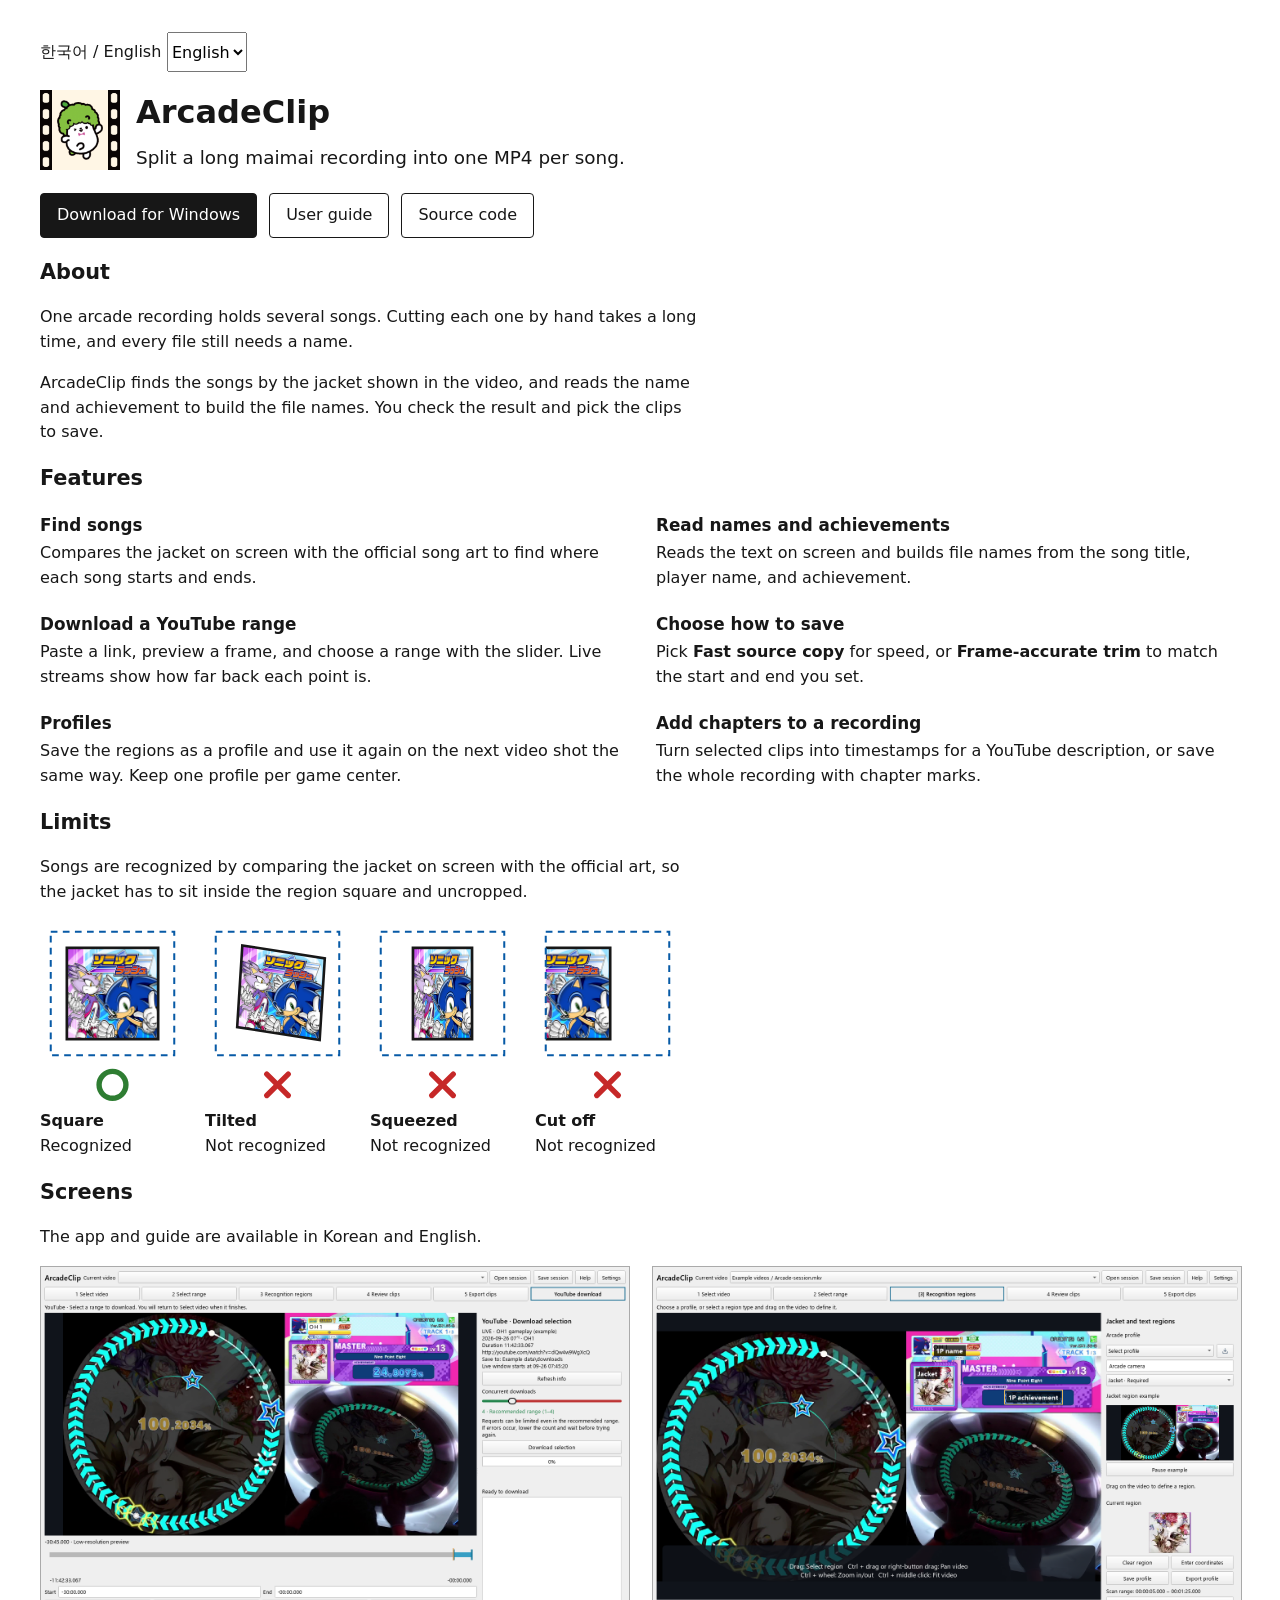
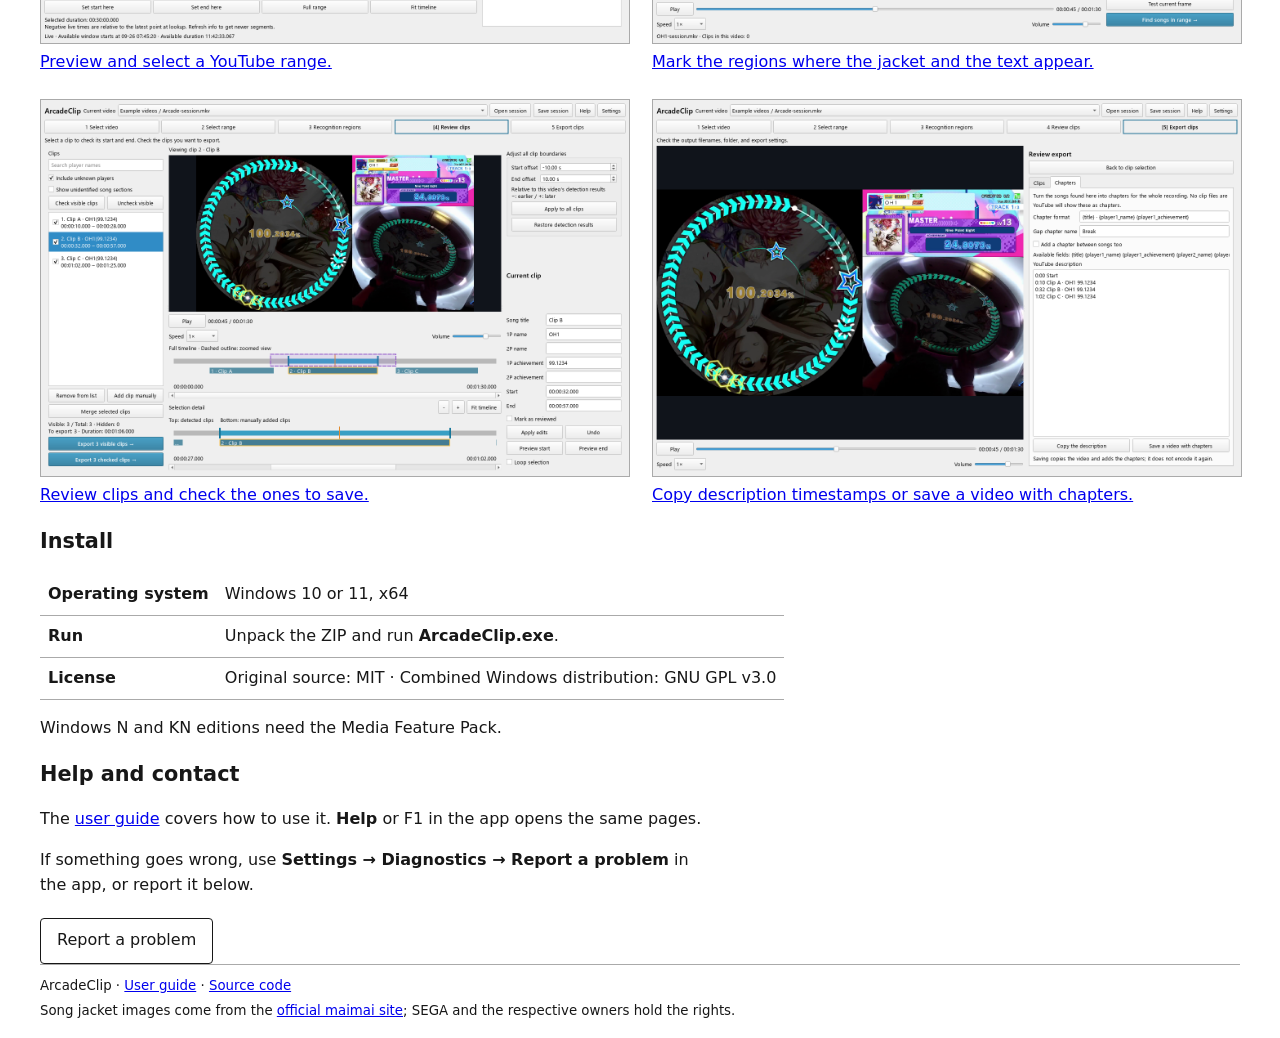
<file: docs/manual/index.html>
<!doctype html>
<html lang="ko">
<head>
<meta charset="utf-8">
<meta name="viewport" content="width=device-width, initial-scale=1">
<title>ArcadeClip</title>
<meta name="description" content="한 번에 길게 녹화한 maimai 영상을 곡별 MP4 파일로 나누는 Windows 앱입니다.">
<link rel="icon" href="icon.png">
<link rel="stylesheet" href="guide.css">
<style>
/* Only what the guide stylesheet does not already cover. */
#intro { display: flex; align-items: center; gap: 1rem; flex-wrap: wrap; margin-top: .5rem; }
#intro img { width: 80px; height: 80px; }
#intro h1 { font-size: 2rem; }
.tagline { font-size: 1.15rem; max-width: 58ch; margin: .4rem 0 0; }
.actions { display: flex; flex-wrap: wrap; gap: .75rem; margin: 1.25rem 0 0; }
.actions a { display: inline-block; padding: .6rem 1rem; border: 1px solid #171717; border-radius: .25rem; text-decoration: none; color: #171717; }
.actions a.primary { background: #171717; color: white; }
.does { list-style: none; padding: 0; display: grid; gap: 1.25rem; }
.does h3 { margin: 0 0 .2rem; font-size: 1.05rem; }
.does p { margin: 0; }
.gallery { display: grid; gap: 1.5rem; padding: 0; list-style: none; }
.gallery img { display: block; width: 100%; height: auto; border: 1px solid #aaa; }
.gallery figcaption { margin-top: .4rem; }
.youtube-preview { position: relative; }
.youtube-preview a { position: absolute; left: 75%; top: 21.5%; width: 24%; height: 3%; }
.youtube-preview a:focus-visible { outline: 2px solid #075aa6; outline-offset: 2px; }
@media (min-width: 720px) {
  .does { grid-template-columns: 1fr 1fr; gap: 1.25rem 2rem; }
  .gallery { grid-template-columns: 1fr 1fr; }
}
.limits { list-style: none; padding: 0; display: grid; gap: 1.25rem; grid-template-columns: repeat(auto-fit, minmax(9rem, 1fr)); max-width: 40rem; }
.limits figure { margin: 0; }
.limits svg { display: block; width: 100%; height: auto; }
.limits figcaption { margin-top: .35rem; }
.limits b { display: block; }
.facts th { white-space: nowrap; }
html[lang="ko"] [data-lang="en"], html[lang="en"] [data-lang="ko"] { display: none; }
</style>
</head>
<body>

<header>
  <div id="tools">
    <label>한국어 / English
      <select id="language">
        <option value="ko">한국어</option>
        <option value="en">English</option>
      </select>
    </label>
  </div>

  <div id="intro">
    <img src="icon.png" alt="" width="80" height="80">
    <div>
      <h1>ArcadeClip</h1>
      <p class="tagline" data-lang="ko">길게 녹화한 maimai 영상을 곡별 MP4 파일로 나눕니다.</p>
      <p class="tagline" data-lang="en">Split a long maimai recording into one MP4 per song.</p>
    </div>
  </div>

  <div class="actions">
    <a class="primary" href="https://github.com/151net/ArcadeClip/releases/latest" data-lang="ko">Windows용 내려받기</a>
    <a class="primary" href="https://github.com/151net/ArcadeClip/releases/latest" data-lang="en">Download for Windows</a>
    <a href="manual.html#ko/overview/1" data-lang="ko">사용 설명서</a>
    <a href="manual.html#en/overview/1" data-lang="en">User guide</a>
    <a href="https://github.com/151net/ArcadeClip" data-lang="ko">소스 코드</a>
    <a href="https://github.com/151net/ArcadeClip" data-lang="en">Source code</a>
  </div>
</header>

<main>

<section>
  <h2 data-lang="ko">소개</h2>
  <h2 data-lang="en">About</h2>
  <p data-lang="ko">아케이드 녹화 영상 하나에는 곡이 여러 개 들어 있습니다. 곡마다 시작과 끝을 찾아 직접 자르려면 시간이 오래 걸리고, 파일 이름도 하나씩 붙여야 합니다.</p>
  <p data-lang="en">One arcade recording holds several songs. Cutting each one by hand takes a long time, and every file still needs a name.</p>
  <p data-lang="ko">ArcadeClip은 영상 속 자켓으로 곡을 인식하고, 이름과 달성률을 읽어 파일 이름을 만듭니다. 결과를 확인한 뒤 저장할 클립만 고르면 됩니다.</p>
  <p data-lang="en">ArcadeClip finds the songs by the jacket shown in the video, and reads the name and achievement to build the file names. You check the result and pick the clips to save.</p>
</section>


<section>
  <h2 data-lang="ko">주요 기능</h2>
  <h2 data-lang="en">Features</h2>
  <ul class="does">
    <li>
      <h3 data-lang="ko">곡 찾기</h3>
      <h3 data-lang="en">Find songs</h3>
      <p data-lang="ko">화면의 자켓을 공식 자켓과 비교해 곡이 바뀌는 지점을 찾습니다.</p>
      <p data-lang="en">Compares the jacket on screen with the official song art to find where each song starts and ends.</p>
    </li>
    <li>
      <h3 data-lang="ko">이름과 달성률 읽기</h3>
      <h3 data-lang="en">Read names and achievements</h3>
      <p data-lang="ko">화면의 글자를 읽어 곡명/이름/달성률로 파일 이름을 만듭니다.</p>
      <p data-lang="en">Reads the text on screen and builds file names from the song title, player name, and achievement.</p>
    </li>
    <li>
      <h3 data-lang="ko">YouTube 구간 가져오기</h3>
      <h3 data-lang="en">Download a YouTube range</h3>
      <p data-lang="ko">링크를 붙여넣고 미리보기를 보며 슬라이더로 받을 구간을 정합니다. 진행 중인 라이브는 몇 분 전인지 표시합니다.</p>
      <p data-lang="en">Paste a link, preview a frame, and choose a range with the slider. Live streams show how far back each point is.</p>
    </li>
    <li>
      <h3 data-lang="ko">저장 방식 선택</h3>
      <h3 data-lang="en">Choose how to save</h3>
      <p data-lang="ko"><b>원본 빠른 복사</b>로 빠르게 저장하거나, <b>정확한 구간 자르기</b>로 시작 및 끝을 맞춥니다.</p>
      <p data-lang="en">Pick <b>Fast source copy</b> for speed, or <b>Frame-accurate trim</b> to match the start and end you set.</p>
    </li>
    <li>
      <h3 data-lang="ko">프로필</h3>
      <h3 data-lang="en">Profiles</h3>
      <p data-lang="ko">인식 영역을 프로필로 저장해 두면 같은 촬영 구도의 다음 영상에서 그대로 씁니다. 오락실별로 프로필을 만들어 관리해 보세요.</p>
      <p data-lang="en">Save the regions as a profile and use it again on the next video shot the same way. Keep one profile per game center.</p>
    </li>
    <li>
      <h3 data-lang="ko">긴 영상에 챕터 넣기</h3>
      <h3 data-lang="en">Add chapters to a recording</h3>
      <p data-lang="ko">고른 클립으로 YouTube 설명란에 붙일 시간을 만들거나, 전체 영상에 챕터를 넣어 새 파일로 저장합니다.</p>
      <p data-lang="en">Turn selected clips into timestamps for a YouTube description, or save the whole recording with chapter marks.</p>
    </li>
  </ul>
</section>

<section>
  <h2 data-lang="ko">한계</h2>
  <h2 data-lang="en">Limits</h2>
  <p data-lang="ko">곡 인식은 화면의 자켓을 공식 자켓과 비교하는 방식입니다. 인식 영역 안에 자켓이 정사각형 그대로, 잘리지 않고 들어와야 인식됩니다.</p>
  <p data-lang="en">Songs are recognized by comparing the jacket on screen with the official art, so the jacket has to sit inside the region square and uncropped.</p>
  <ul class="limits">
    <li>
      <figure>
        <svg viewBox="0 0 108 136" role="img" aria-labelledby="fit-title">
          <title id="fit-title">인식 영역 안에 정사각형으로 들어온 자켓 / A square jacket inside the region</title>
          <rect x="8" y="8" width="92" height="92" fill="none" stroke="#075aa6" stroke-width="1.5" stroke-dasharray="5 4"/>
          <image href="jacket-example.png" x="20" y="20" width="68" height="68"/>
          <rect x="20" y="20" width="68" height="68" fill="none" stroke="#171717" stroke-width="2"/>
          <circle cx="54" cy="122" r="10" fill="none" stroke="#2e7d32" stroke-width="4"/>
        </svg>
        <figcaption>
          <b data-lang="ko">정사각형</b><b data-lang="en">Square</b>
          <span data-lang="ko">인식 가능</span><span data-lang="en">Recognized</span>
        </figcaption>
      </figure>
    </li>
    <li>
      <figure>
        <svg viewBox="0 0 108 136" role="img" aria-labelledby="skew-title">
          <title id="skew-title">기울어져 비뚤어진 자켓 / A jacket tilted out of square</title>
          <rect x="8" y="8" width="92" height="92" fill="none" stroke="#075aa6" stroke-width="1.5" stroke-dasharray="5 4"/>
          <g transform="matrix(0.96 0.15 -0.06 0.95 8 -6)">
            <image href="jacket-example.png" x="22" y="22" width="64" height="64" preserveAspectRatio="none"/>
            <rect x="22" y="22" width="64" height="64" fill="none" stroke="#171717" stroke-width="2"/>
          </g>
          <g stroke="#c62828" stroke-width="4" stroke-linecap="round">
            <line x1="46" y1="114" x2="62" y2="130"/><line x1="62" y1="114" x2="46" y2="130"/>
          </g>
        </svg>
        <figcaption>
          <b data-lang="ko">비뚤어짐</b><b data-lang="en">Tilted</b>
          <span data-lang="ko">인식 불가</span><span data-lang="en">Not recognized</span>
        </figcaption>
      </figure>
    </li>
    <li>
      <figure>
        <svg viewBox="0 0 108 136" role="img" aria-labelledby="flat-title">
          <title id="flat-title">좌우로 눌려 납작해진 자켓 / A jacket squeezed narrow</title>
          <rect x="8" y="8" width="92" height="92" fill="none" stroke="#075aa6" stroke-width="1.5" stroke-dasharray="5 4"/>
          <image href="jacket-example.png" x="32" y="20" width="44" height="68" preserveAspectRatio="none"/>
          <rect x="32" y="20" width="44" height="68" fill="none" stroke="#171717" stroke-width="2"/>
          <g stroke="#c62828" stroke-width="4" stroke-linecap="round">
            <line x1="46" y1="114" x2="62" y2="130"/><line x1="62" y1="114" x2="46" y2="130"/>
          </g>
        </svg>
        <figcaption>
          <b data-lang="ko">눌림</b><b data-lang="en">Squeezed</b>
          <span data-lang="ko">인식 불가</span><span data-lang="en">Not recognized</span>
        </figcaption>
      </figure>
    </li>
    <li>
      <figure>
        <svg viewBox="0 0 108 136" role="img" aria-labelledby="cut-title">
          <title id="cut-title">인식 영역 밖으로 나가 잘린 자켓 / A jacket cut off by the region edge</title>
          <defs><clipPath id="region-clip"><rect x="8" y="8" width="92" height="92"/></clipPath></defs>
          <g clip-path="url(#region-clip)">
            <image href="jacket-example.png" x="-12" y="20" width="68" height="68"/>
            <rect x="-12" y="20" width="68" height="68" fill="none" stroke="#171717" stroke-width="2"/>
          </g>
          <rect x="8" y="8" width="92" height="92" fill="none" stroke="#075aa6" stroke-width="1.5" stroke-dasharray="5 4"/>
          <g stroke="#c62828" stroke-width="4" stroke-linecap="round">
            <line x1="46" y1="114" x2="62" y2="130"/><line x1="62" y1="114" x2="46" y2="130"/>
          </g>
        </svg>
        <figcaption>
          <b data-lang="ko">잘림</b><b data-lang="en">Cut off</b>
          <span data-lang="ko">인식 불가</span><span data-lang="en">Not recognized</span>
        </figcaption>
      </figure>
    </li>
  </ul>
</section>

<section>
  <h2 data-lang="ko">화면</h2>
  <h2 data-lang="en">Screens</h2>
  <p data-lang="ko">앱과 설명서는 한국어·English를 지원합니다.</p>
  <p data-lang="en">The app and guide are available in Korean and English.</p>
  <ul class="gallery">
    <li>
      <figure>
        <div class="youtube-preview">
          <img src="images/youtube-download.png" alt="라이브의 마지막 30분을 고르는 화면 / Selecting the last 30 minutes of a live stream" width="1440" height="920">
          <a href="http://youtube.com/watch?v=dQw4w9WgXcQ" target="_blank" rel="noopener noreferrer" aria-label="YouTube 영상 열기 (새 창) / Open YouTube video (new window)"></a>
        </div>
        <figcaption data-lang="ko"><a href="manual.html#ko/youtube/1">미리보기를 보며 YouTube 구간을 정합니다.</a></figcaption>
        <figcaption data-lang="en"><a href="manual.html#en/youtube/1">Preview and select a YouTube range.</a></figcaption>
      </figure>
    </li>
    <li>
      <figure>
        <img src="images/regions.png" alt="영상 위에 인식 영역을 지정하는 화면 / Marking recognition regions on the video" width="1440" height="920">
        <figcaption data-lang="ko"><a href="manual.html#ko/regions/1">자켓과 글자를 읽을 인식 영역을 영상 위에 지정합니다.</a></figcaption>
        <figcaption data-lang="en"><a href="manual.html#en/regions/1">Mark the regions where the jacket and the text appear.</a></figcaption>
      </figure>
    </li>
    <li>
      <figure>
        <img src="images/review.png" alt="클립을 확인하는 화면 / Reviewing clips" width="1440" height="920">
        <figcaption data-lang="ko"><a href="manual.html#ko/review/1">클립을 확인하고 저장할 클립에 체크합니다.</a></figcaption>
        <figcaption data-lang="en"><a href="manual.html#en/review/1">Review clips and check the ones to save.</a></figcaption>
      </figure>
    </li>
    <li>
      <figure>
        <img src="images/chapters.png" alt="챕터 제목과 시간을 확인하는 화면 / Checking chapter titles and timestamps" width="1440" height="920">
        <figcaption data-lang="ko"><a href="manual.html#ko/chapters/1">설명란에 쓸 시간을 복사하거나 챕터가 있는 영상을 저장합니다.</a></figcaption>
        <figcaption data-lang="en"><a href="manual.html#en/chapters/1">Copy description timestamps or save a video with chapters.</a></figcaption>
      </figure>
    </li>
  </ul>
</section>

<section>
  <h2 data-lang="ko">설치</h2>
  <h2 data-lang="en">Install</h2>
  <table class="facts">
    <tbody>
      <tr>
        <th scope="row" data-lang="ko">운영체제</th>
        <th scope="row" data-lang="en">Operating system</th>
        <td data-lang="ko">Windows 10 또는 11 x64</td>
        <td data-lang="en">Windows 10 or 11, x64</td>
      </tr>
      <tr>
        <th scope="row" data-lang="ko">실행</th>
        <th scope="row" data-lang="en">Run</th>
        <td data-lang="ko">ZIP을 풀고 <b>ArcadeClip.exe</b>를 실행하세요.</td>
        <td data-lang="en">Unpack the ZIP and run <b>ArcadeClip.exe</b>.</td>
      </tr>
      <tr>
        <th scope="row" data-lang="ko">라이선스</th>
        <th scope="row" data-lang="en">License</th>
        <td data-lang="ko">자체 소스코드: MIT · Windows 결합 배포물: GNU GPL v3.0</td>
        <td data-lang="en">Original source: MIT · Combined Windows distribution: GNU GPL v3.0</td>
      </tr>
    </tbody>
  </table>
  <p data-lang="ko">Windows N·KN 에디션에서는 Media Feature Pack이 필요합니다.</p>
  <p data-lang="en">Windows N and KN editions need the Media Feature Pack.</p>
</section>

<section>
  <h2 data-lang="ko">도움말과 문의</h2>
  <h2 data-lang="en">Help and contact</h2>
  <p data-lang="ko">사용 방법은 <a href="manual.html#ko/overview/1">사용 설명서</a>에 있습니다. 앱에서 <b>도움말</b> 또는 F1을 눌러도 같은 내용이 열립니다.</p>
  <p data-lang="en">The <a href="manual.html#en/overview/1">user guide</a> covers how to use it. <b>Help</b> or F1 in the app opens the same pages.</p>
  <p data-lang="ko">문제가 생기면 앱의 <b>Settings → 진단 → 문제 신고</b>를 누르거나 아래에서 알려 주세요.</p>
  <p data-lang="en">If something goes wrong, use <b>Settings → Diagnostics → Report a problem</b> in the app, or report it below.</p>
  <div class="actions">
    <a href="https://github.com/151net/ArcadeClip/issues" data-lang="ko">문제 신고</a>
    <a href="https://github.com/151net/ArcadeClip/issues" data-lang="en">Report a problem</a>
  </div>
</section>

</main>

<footer>
  <small data-lang="ko">ArcadeClip · <a href="manual.html#ko/overview/1">사용 설명서</a> · <a href="https://github.com/151net/ArcadeClip">소스 코드</a><br>
  곡 자켓 이미지는 <a href="https://maimai.sega.jp/">maimai 공식 사이트</a>의 자료이며, 권리는 SEGA와 각 권리자들에게 있습니다.</small>
  <small data-lang="en">ArcadeClip · <a href="manual.html#en/overview/1">User guide</a> · <a href="https://github.com/151net/ArcadeClip">Source code</a><br>
  Song jacket images come from the <a href="https://maimai.sega.jp/">official maimai site</a>; SEGA and the respective owners hold the rights.</small>
</footer>

<script>
// Reading language follows the URL so a link can point at either one.
(function () {
  var select = document.getElementById('language');
  function apply(language) {
    document.documentElement.lang = language === 'en' ? 'en' : 'ko';
    select.value = document.documentElement.lang;
  }
  apply(location.hash.replace('#', '') || (navigator.language || '').slice(0, 2));
  select.addEventListener('change', function () {
    apply(select.value);
    location.hash = select.value;
  });
  addEventListener('hashchange', function () { apply(location.hash.replace('#', '')); });
})();
</script>

</body>
</html>
</file>
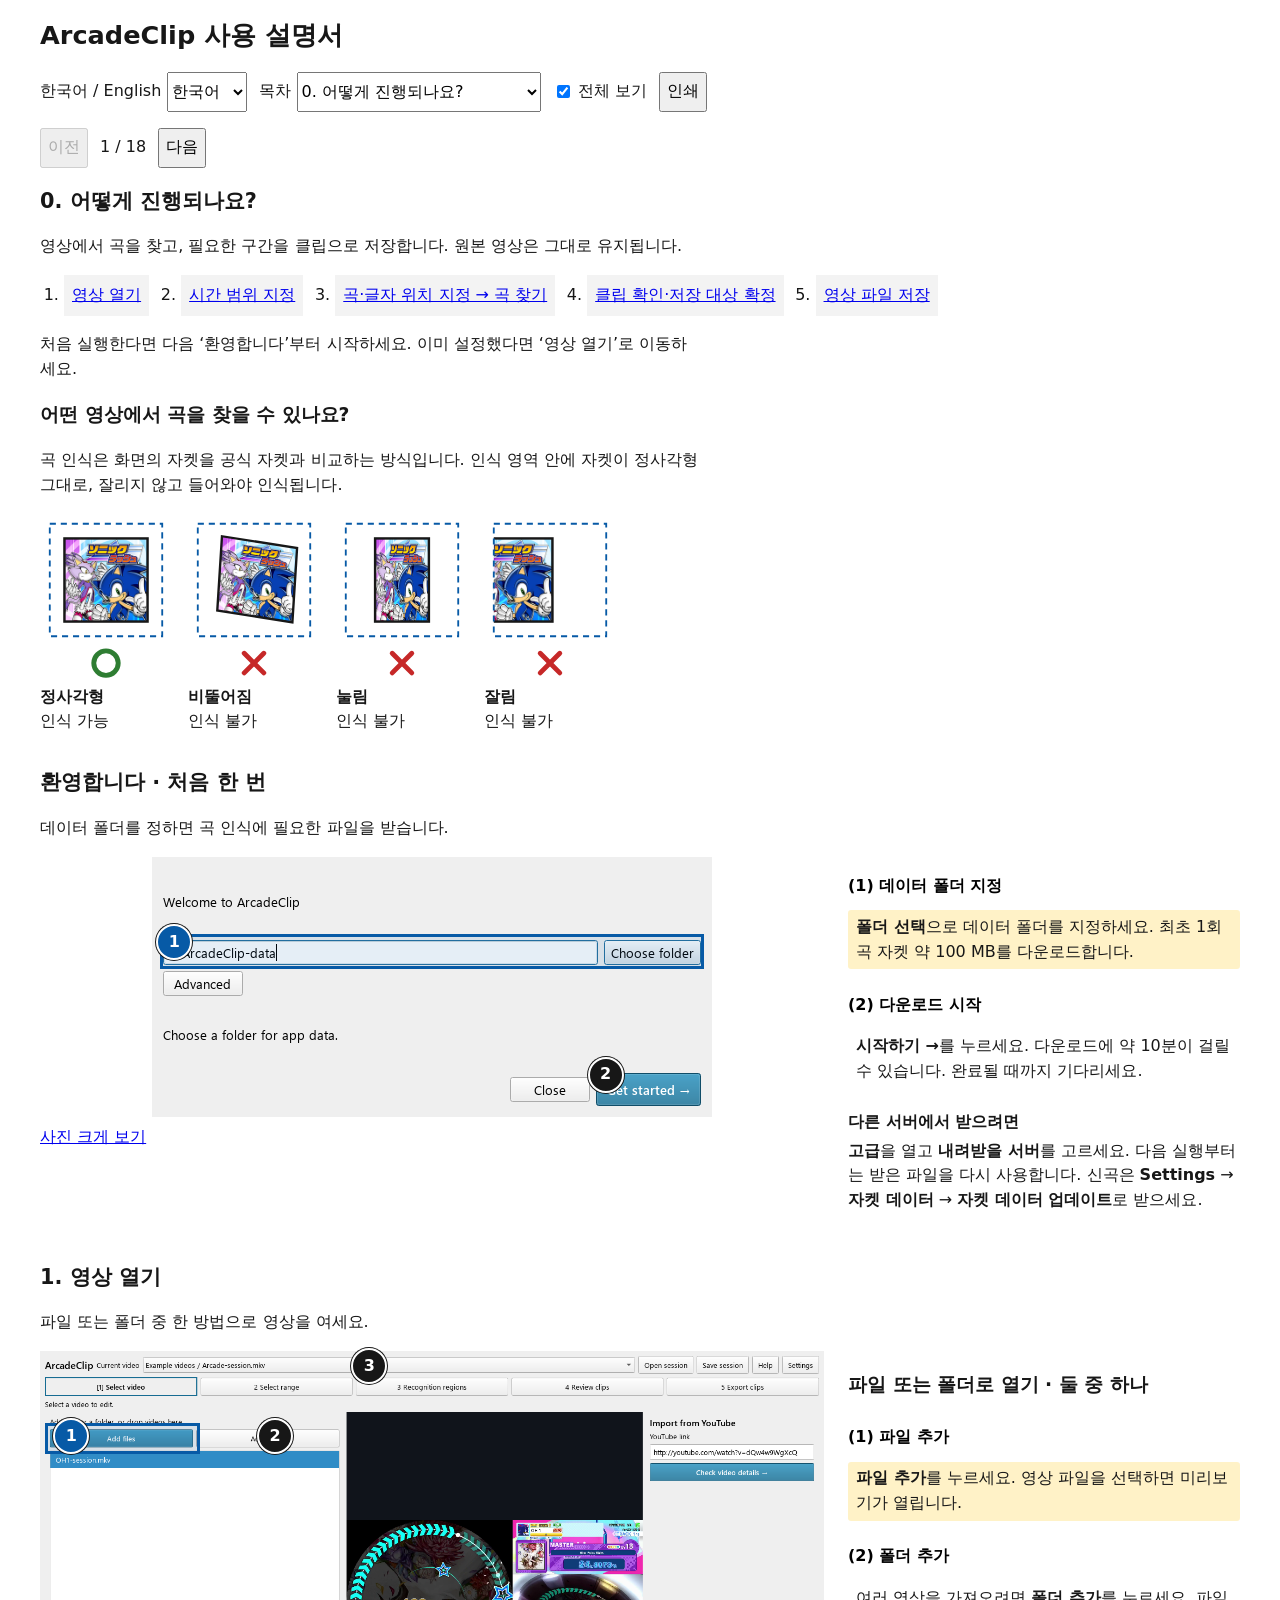
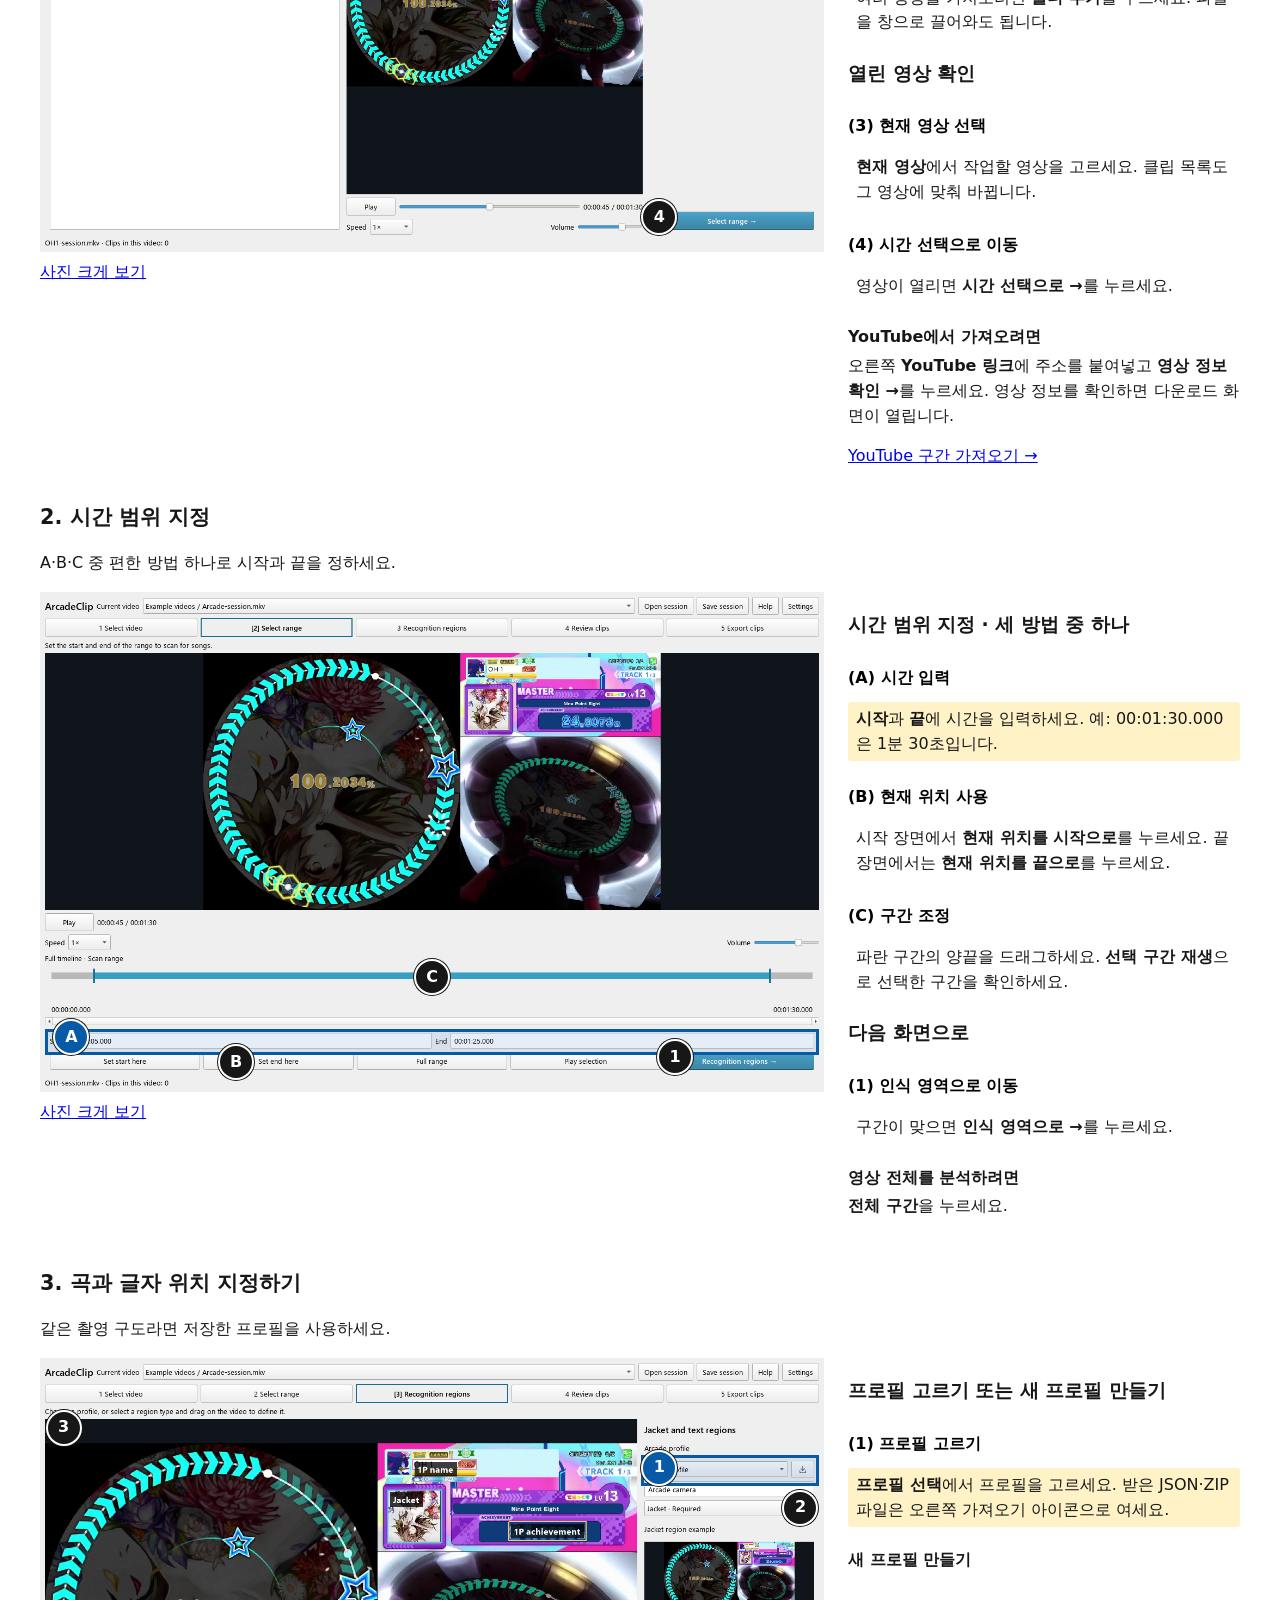
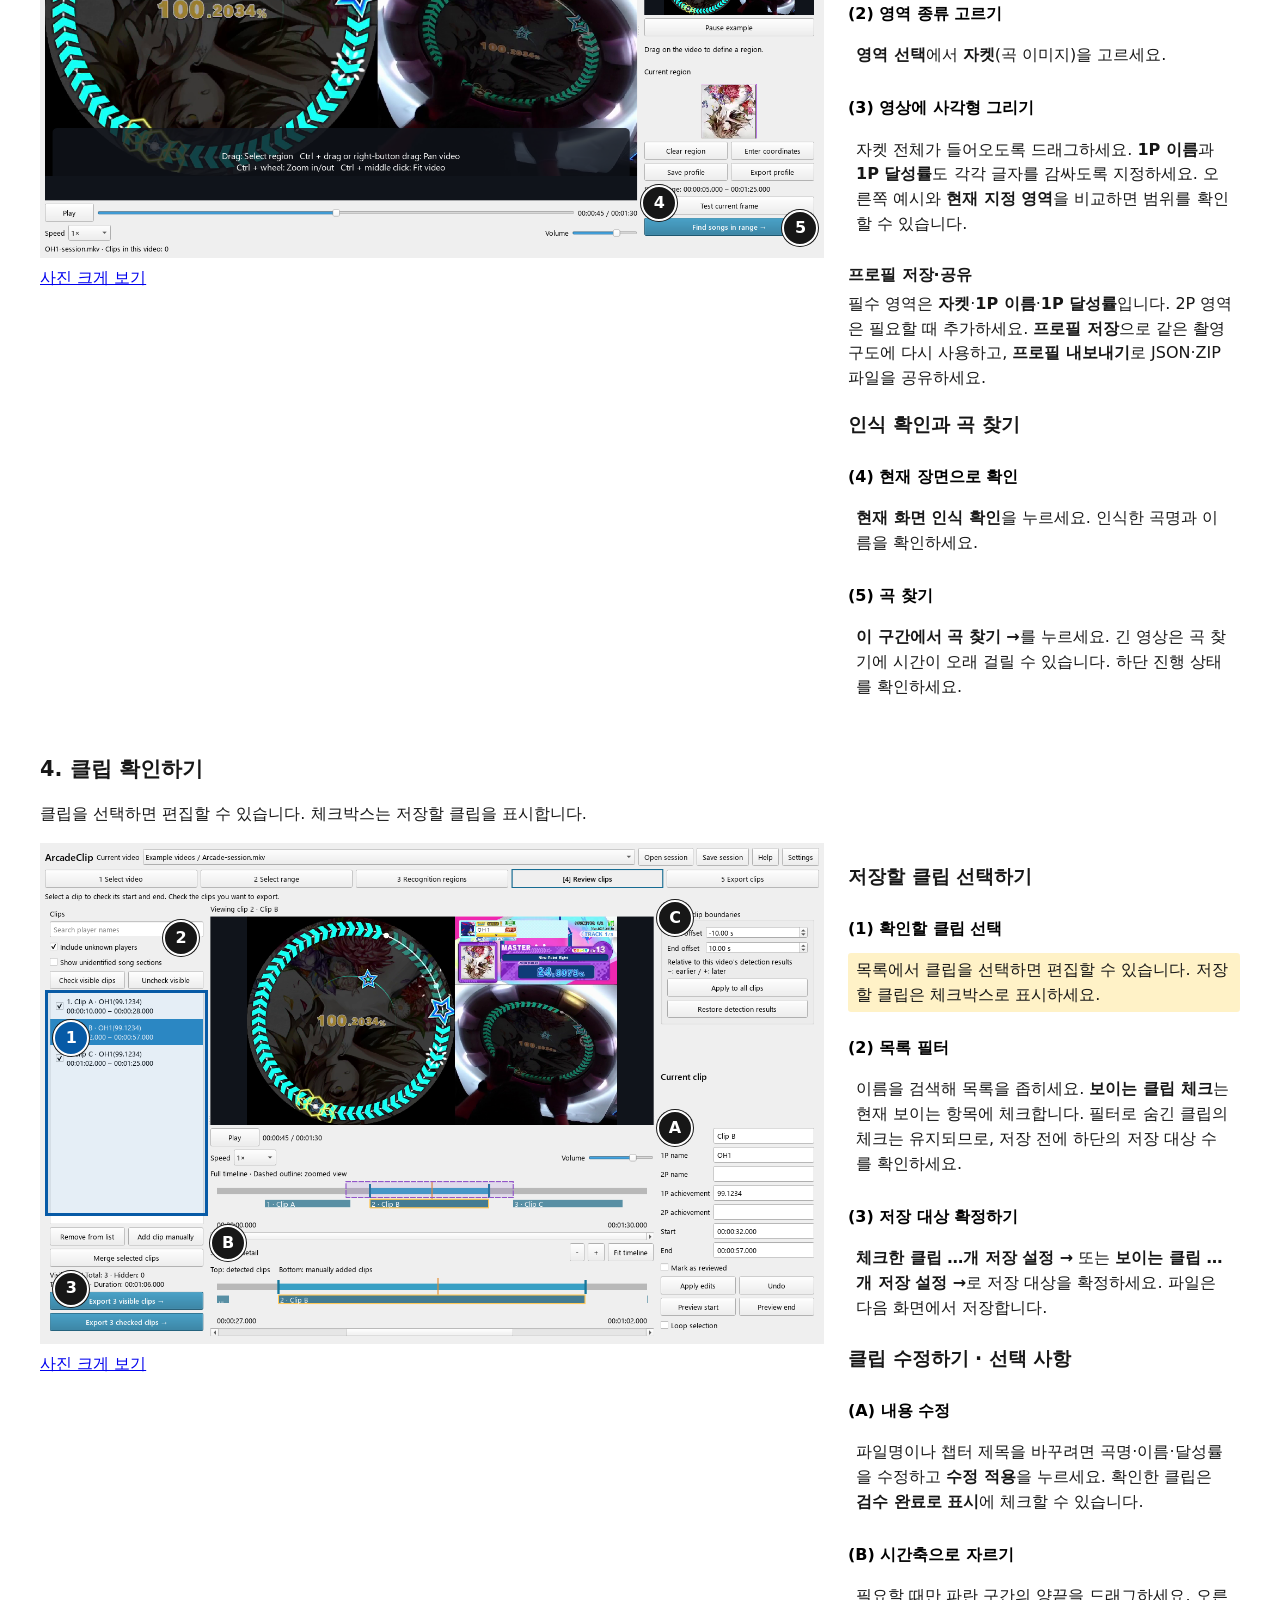
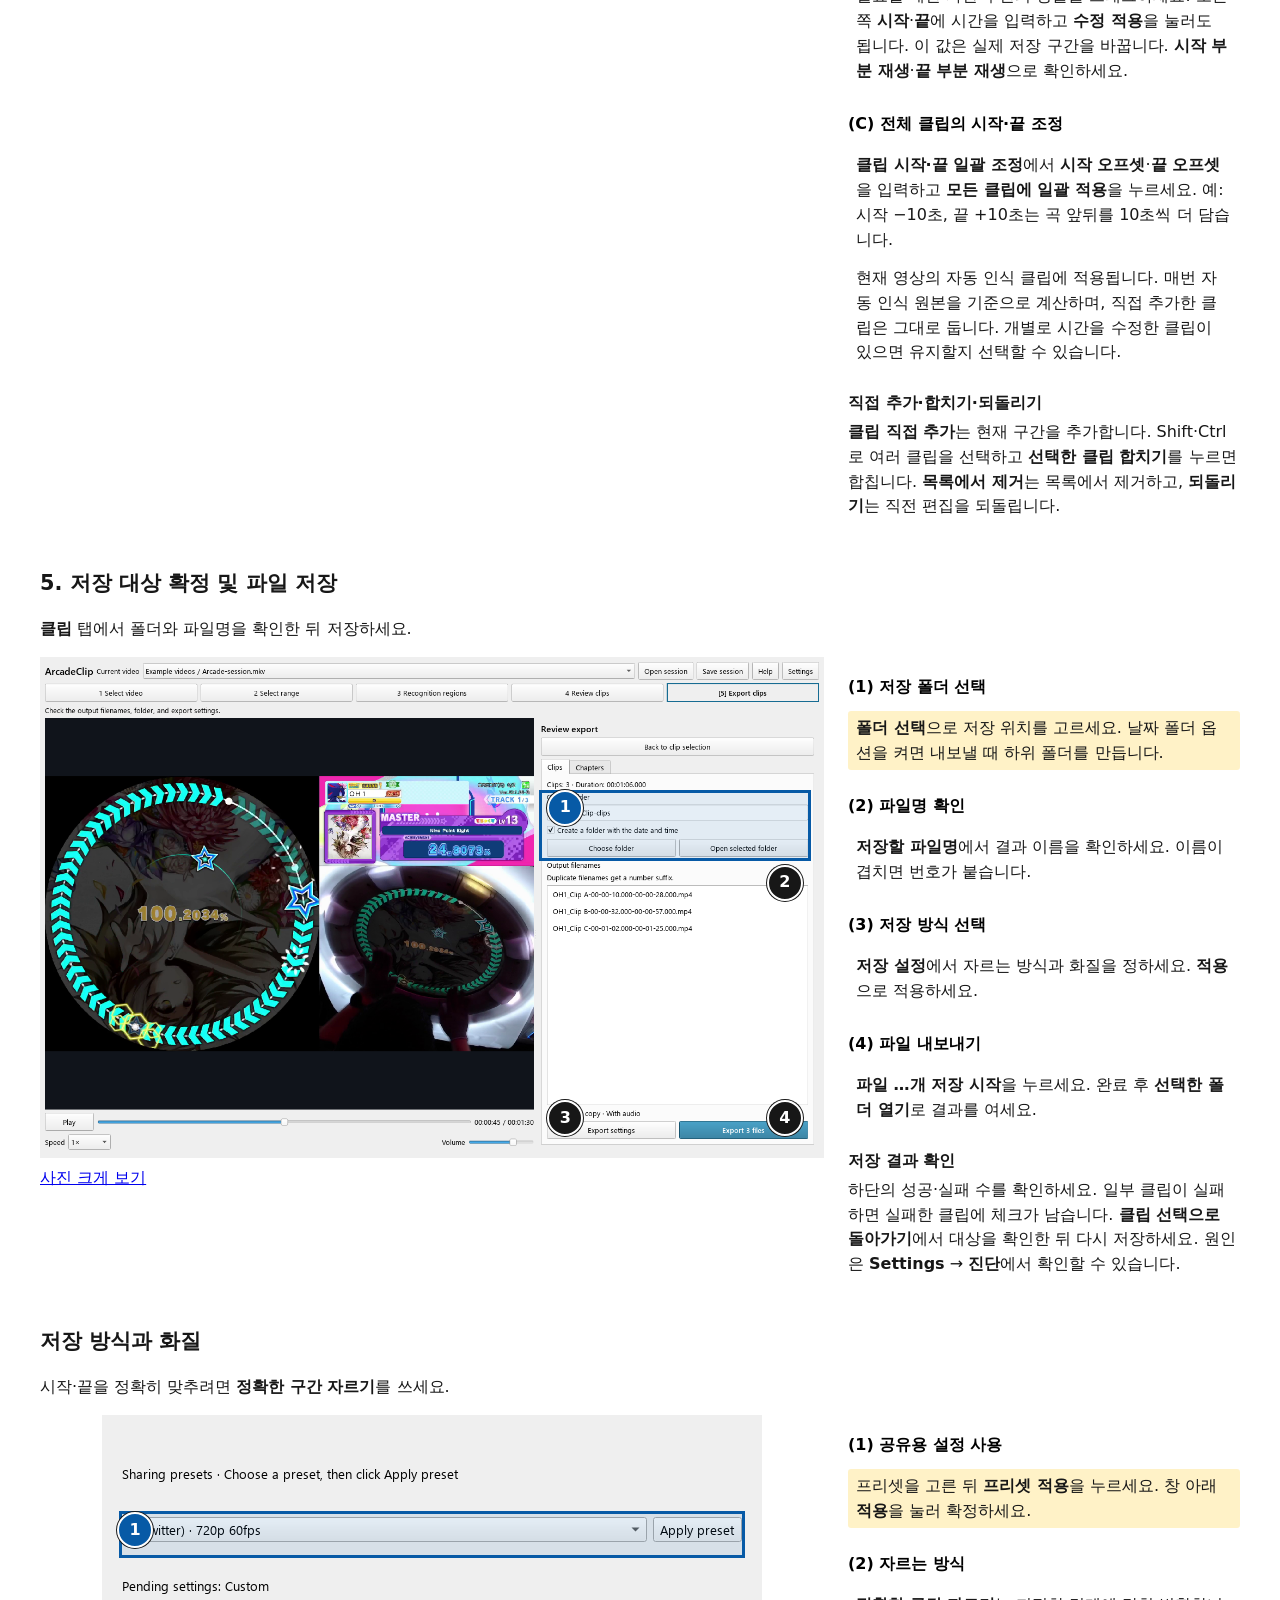
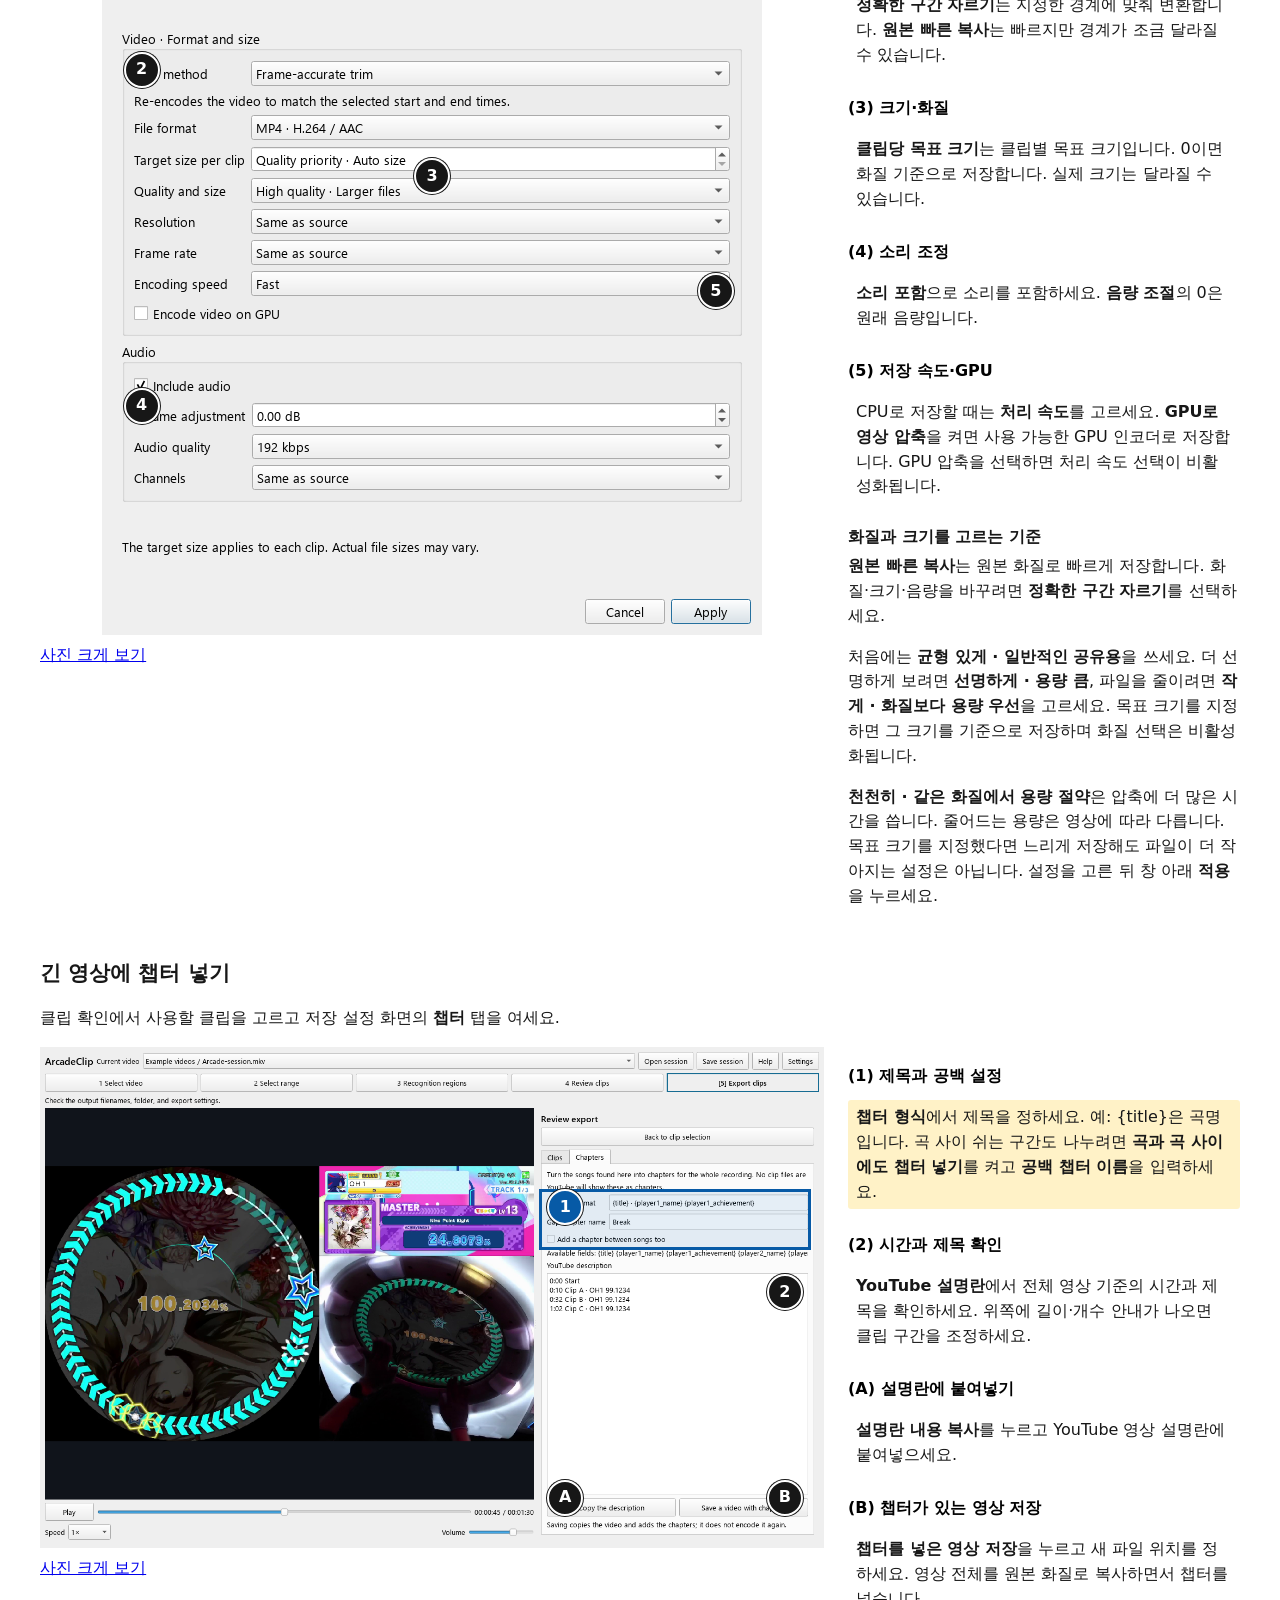
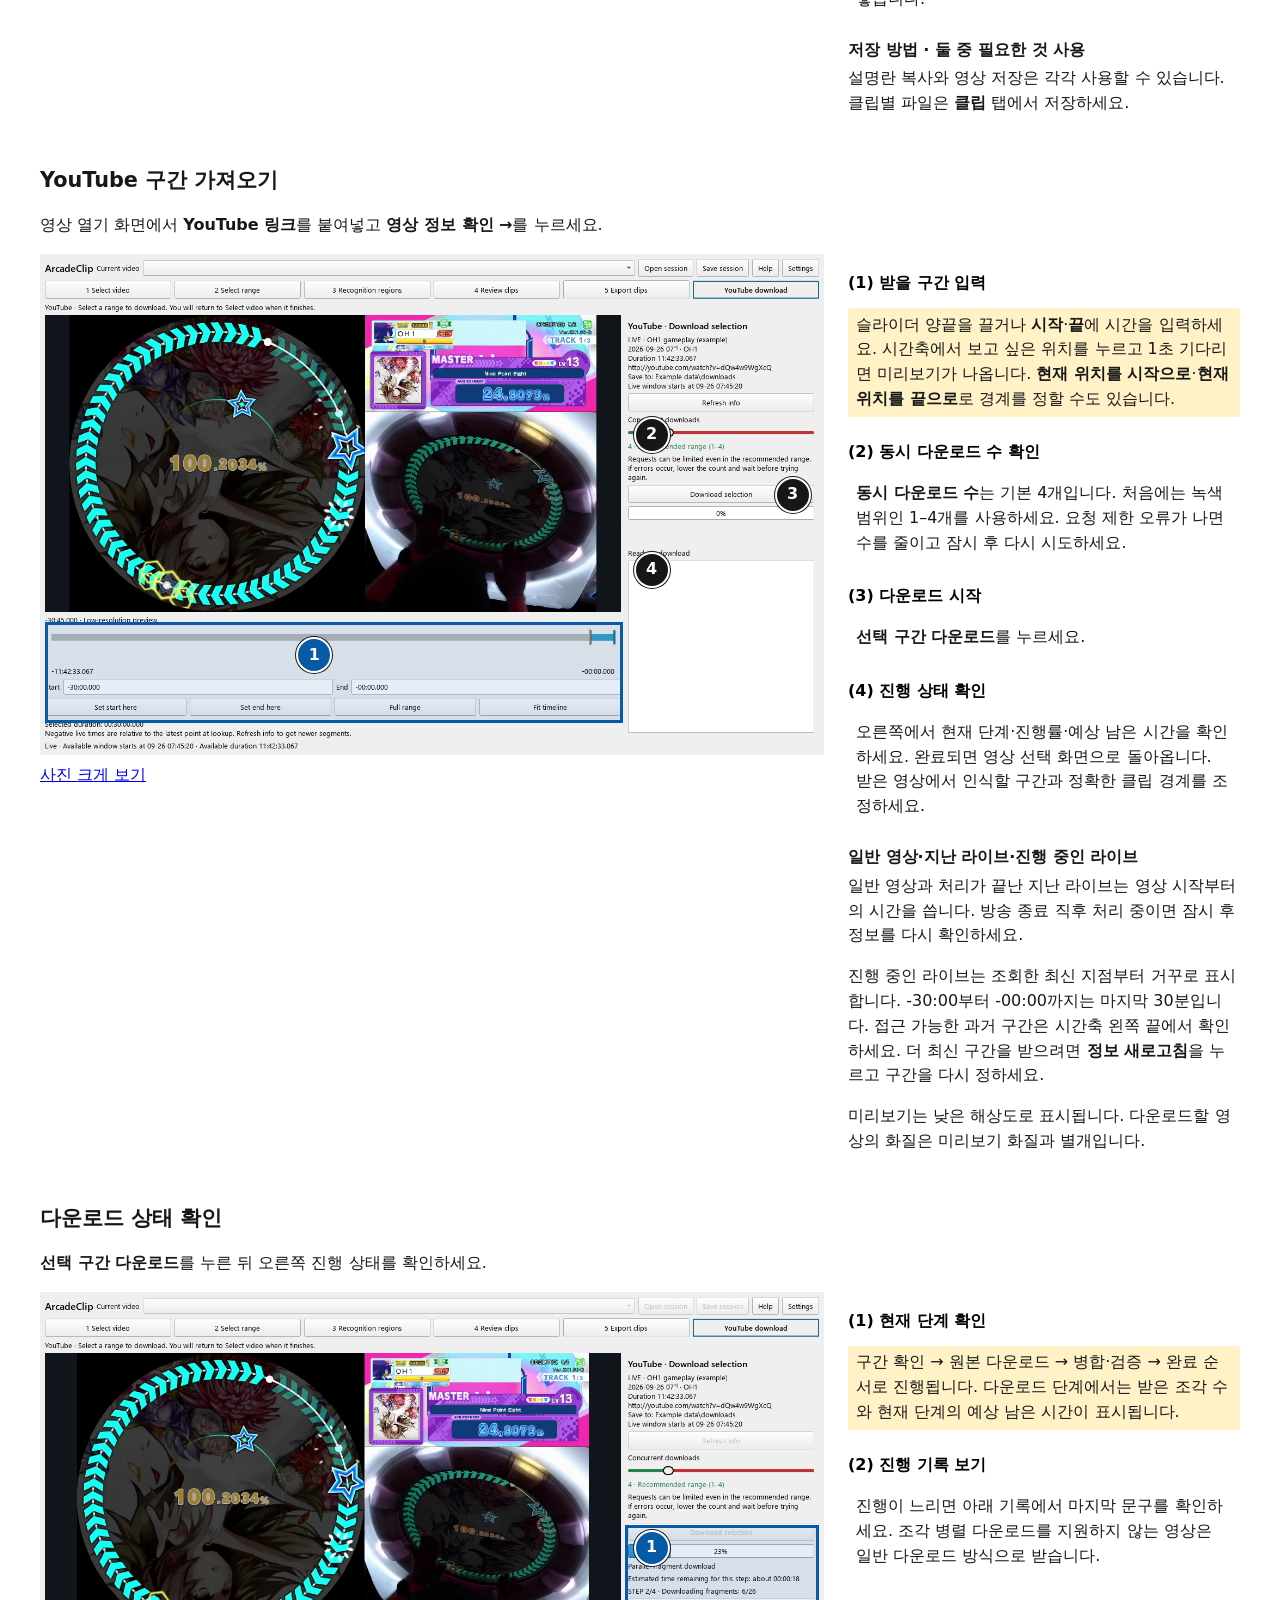
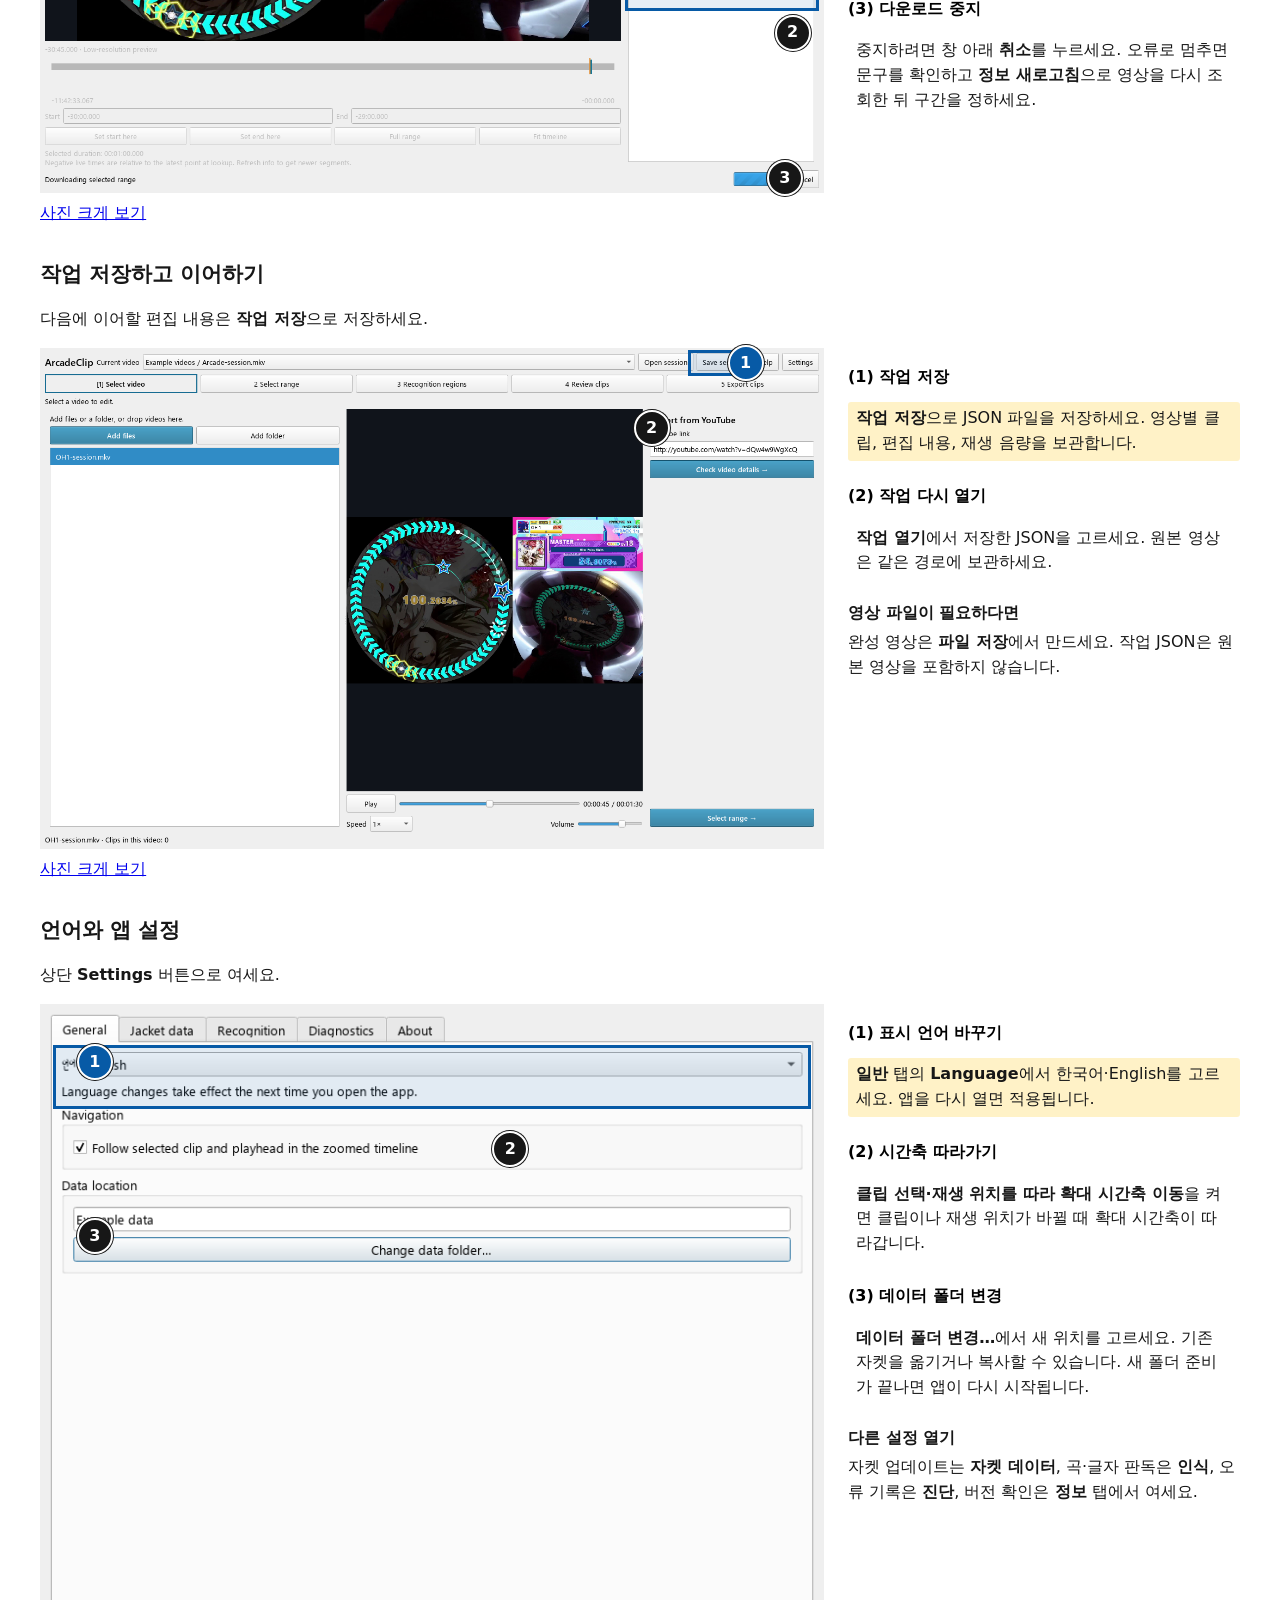
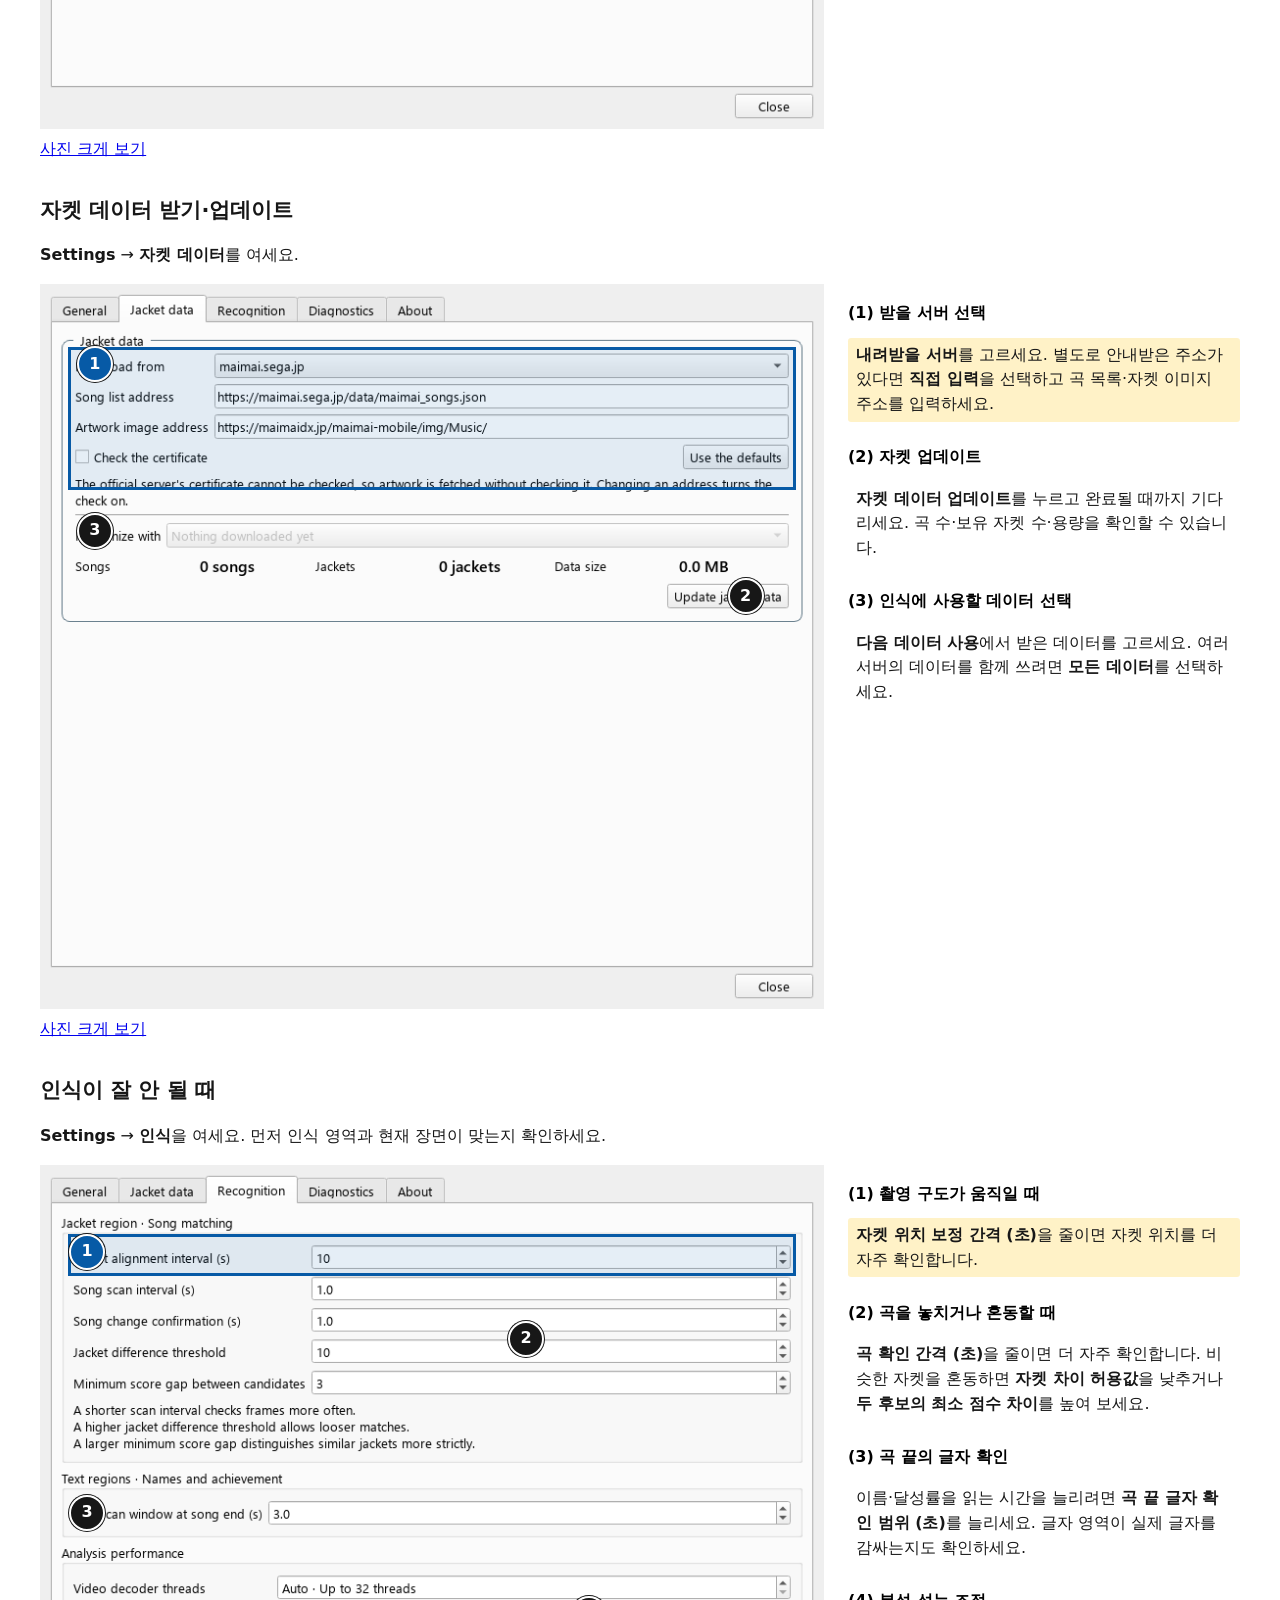
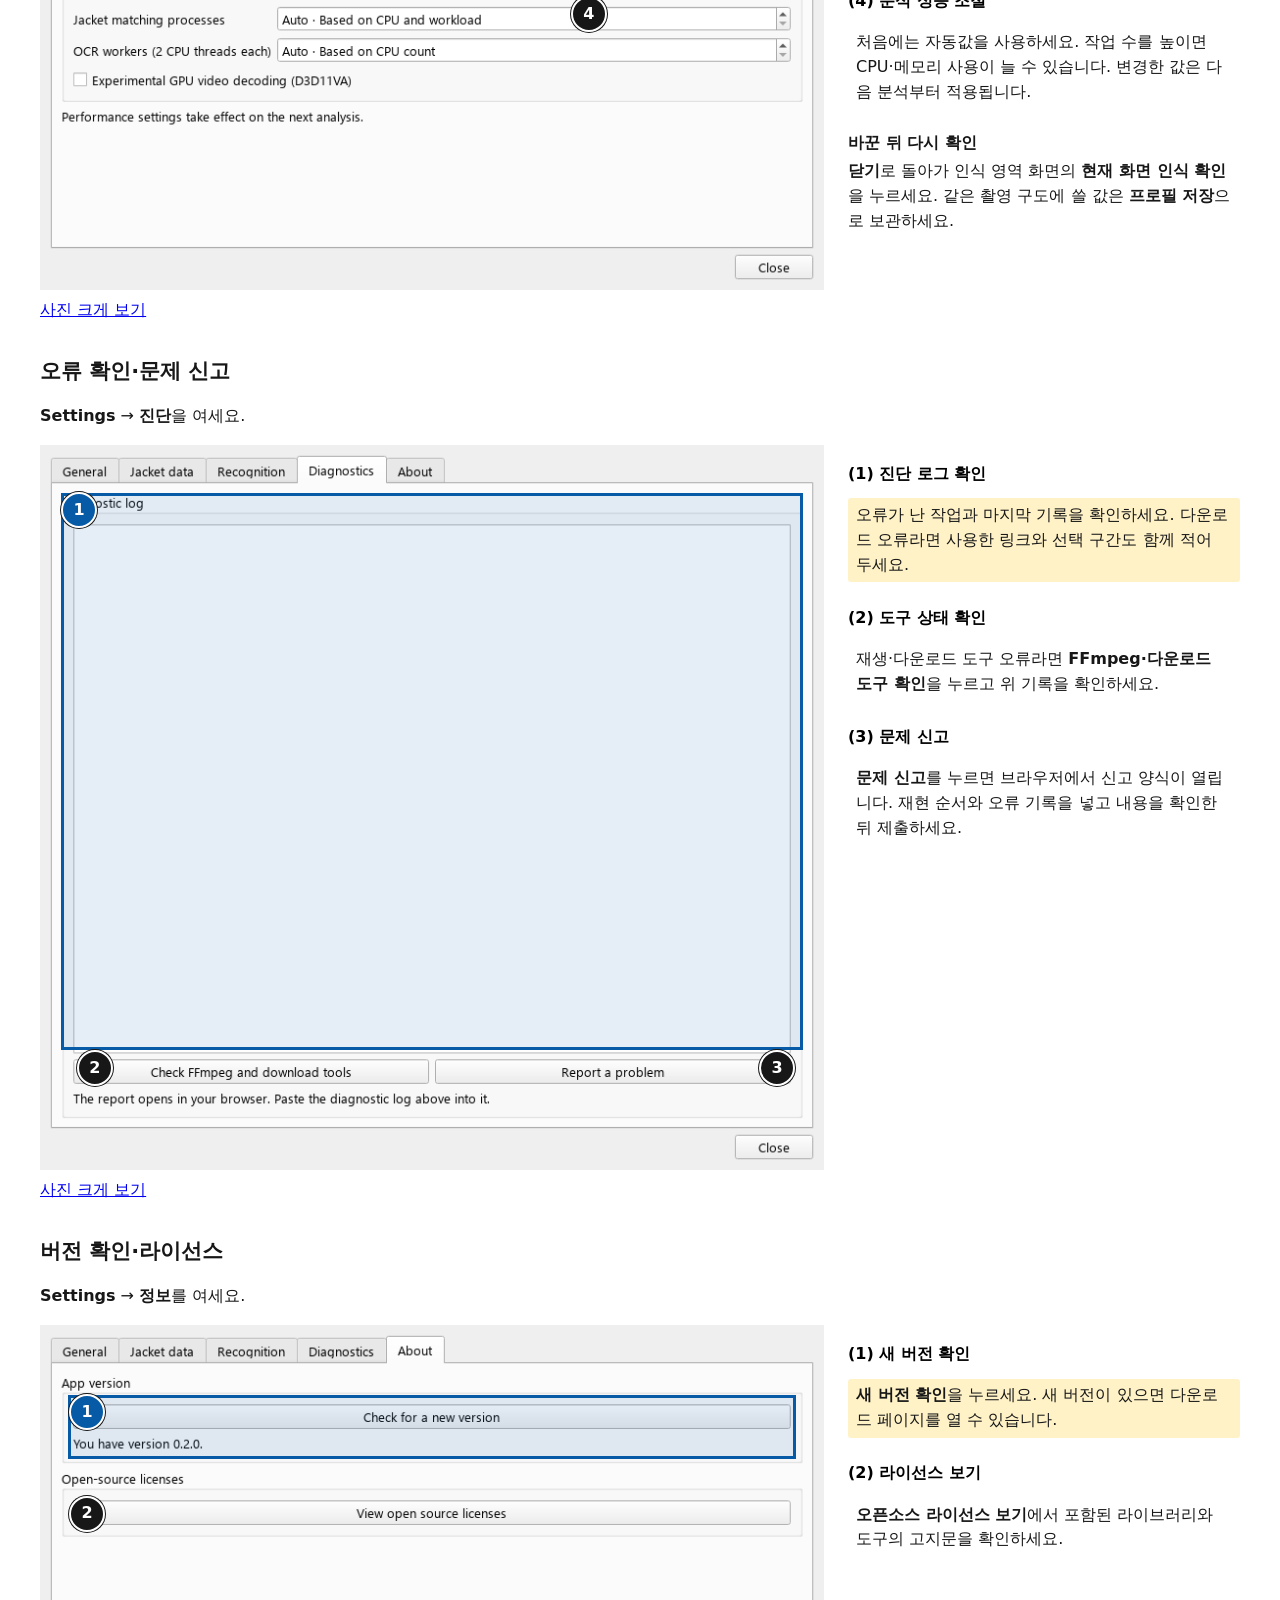
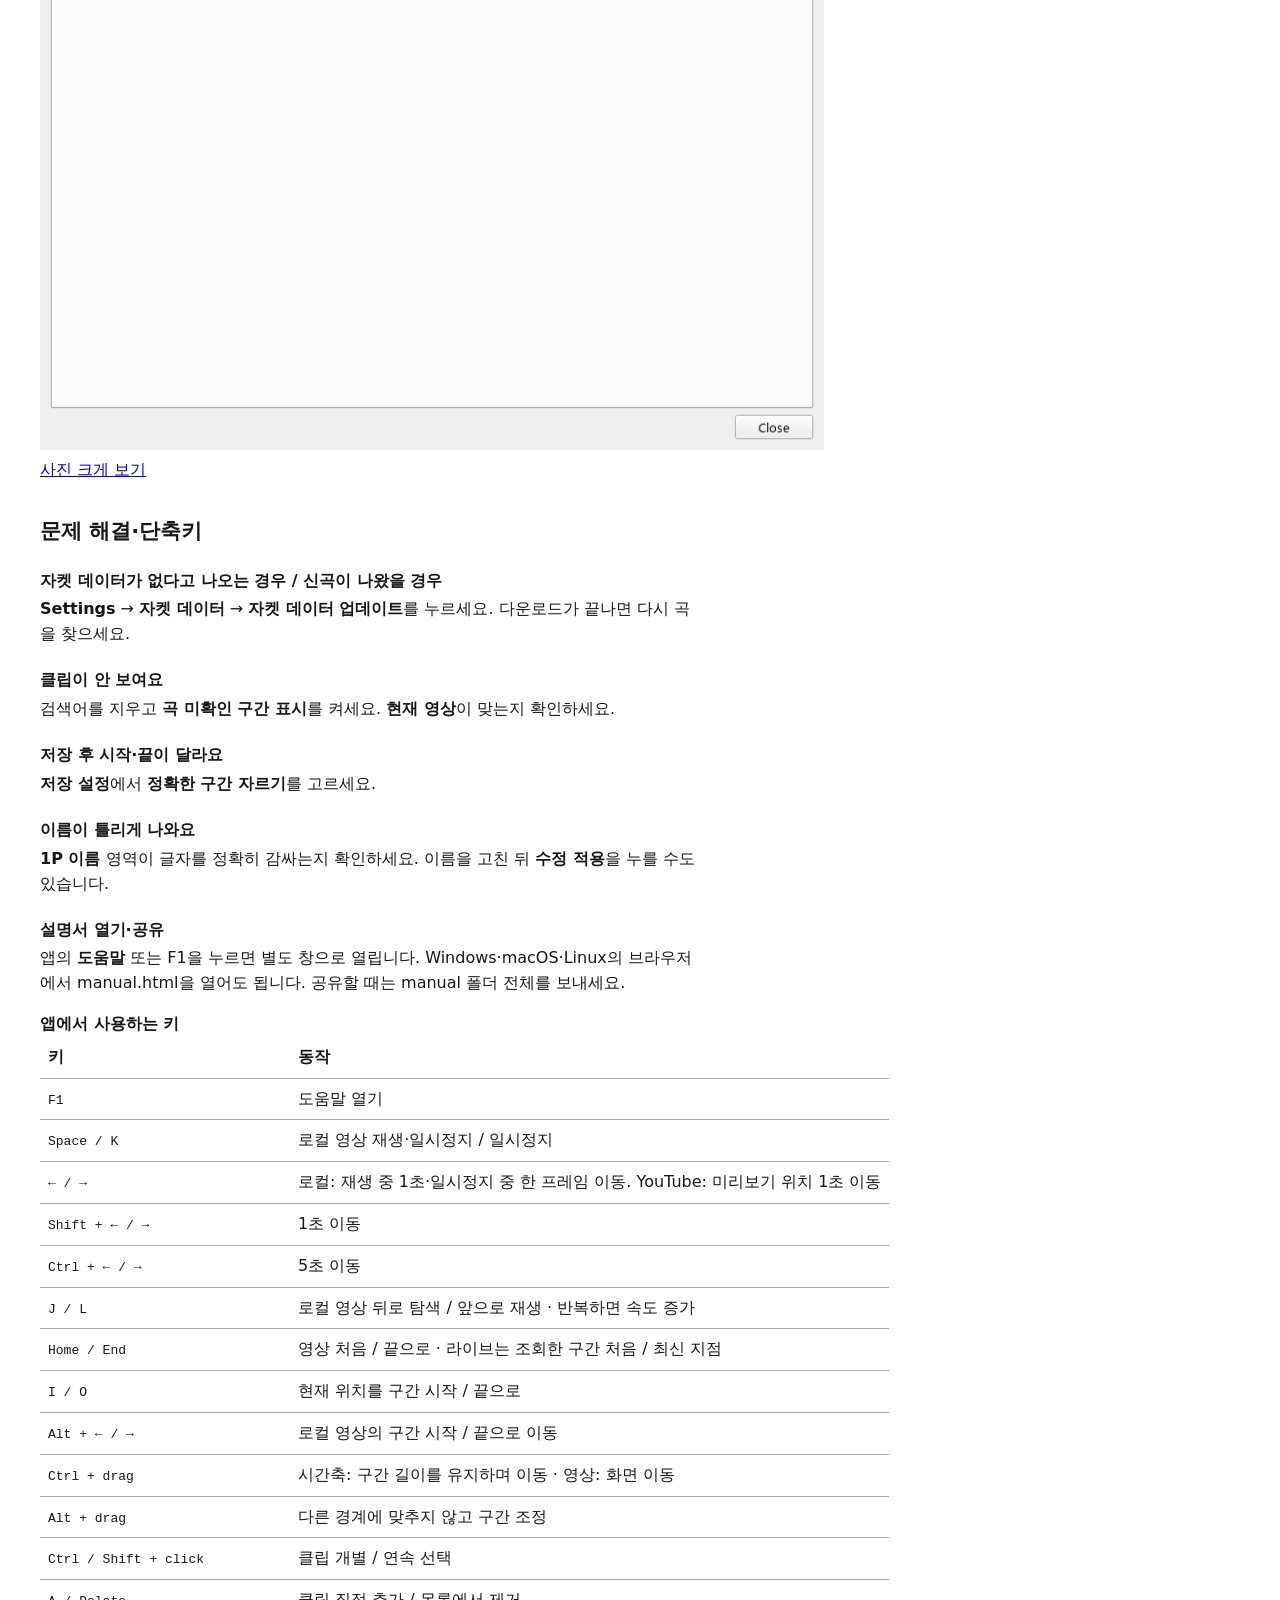
<file: docs/manual/manual.html>
<!doctype html><html lang="ko"><head><meta charset="utf-8"><meta name="viewport" content="width=device-width, initial-scale=1"><title>ArcadeClip 사용 설명서 / User guide</title><link rel="icon" href="icon.png"><link rel="stylesheet" href="guide.css"><script src="guide.js" defer></script></head><body>
<header><h1 data-ko="ArcadeClip 사용 설명서" data-en="ArcadeClip user guide">ArcadeClip 사용 설명서</h1>
<div id="tools" hidden><label>한국어 / English <select id="language"><option value="ko">한국어</option><option value="en">English</option></select></label> <label><span data-ko="목차" data-en="Contents">목차</span> <select id="topic"></select></label> <label><input type="checkbox" id="all" checked><span data-ko="전체 보기" data-en="Show all">전체 보기</span></label> <button id="print" data-ko="인쇄" data-en="Print">인쇄</button></div>
<nav id="navigation" hidden><button id="prev" data-ko="이전" data-en="Previous">이전</button> <span id="progress" aria-live="polite"></span> <button id="next" data-ko="다음" data-en="Next">다음</button></nav></header>
<noscript><p>한국어 설명 뒤에 English guide가 이어집니다. / The English guide follows the Korean guide.</p></noscript><main>
<section lang="ko" id="ko" aria-label="한국어 설명서">
<article id="ko-overview" data-topic="overview"><h2 tabindex="-1">0. 어떻게 진행되나요?</h2><p>영상에서 곡을 찾고, 필요한 구간을 클립으로 저장합니다. 원본 영상은 그대로 유지됩니다.</p><ol class="flow">
<li><a data-topic-link="video" href="#ko/video/1">영상 열기</a></li>
<li><a data-topic-link="range" href="#ko/range/1">시간 범위 지정</a></li>
<li><a data-topic-link="regions" href="#ko/regions/1">곡·글자 위치 지정 → 곡 찾기</a></li>
<li><a data-topic-link="review" href="#ko/review/1">클립 확인·저장 대상 확정</a></li>
<li><a data-topic-link="export" href="#ko/export/1">영상 파일 저장</a></li>
</ol><p>처음 실행한다면 다음 ‘환영합니다’부터 시작하세요. 이미 설정했다면 ‘영상 열기’로 이동하세요.</p>
<h3>어떤 영상에서 곡을 찾을 수 있나요?</h3>
<p>곡 인식은 화면의 자켓을 공식 자켓과 비교하는 방식입니다. 인식 영역 안에 자켓이 정사각형 그대로, 잘리지 않고 들어와야 인식됩니다.</p>
<ul class="cases">
<li><figure><svg viewBox="0 0 108 136" role="img" aria-labelledby="ko-fit-title"><title id="ko-fit-title">인식 영역 안에 정사각형으로 들어온 자켓</title><rect x="8" y="8" width="92" height="92" fill="none" stroke="#075aa6" stroke-width="1.5" stroke-dasharray="5 4"/><image href="jacket-example.png" x="20" y="20" width="68" height="68"/><rect x="20" y="20" width="68" height="68" fill="none" stroke="#171717" stroke-width="2"/><circle cx="54" cy="122" r="10" fill="none" stroke="#2e7d32" stroke-width="4"/></svg><figcaption><b>정사각형</b>인식 가능</figcaption></figure></li>
<li><figure><svg viewBox="0 0 108 136" role="img" aria-labelledby="ko-skew-title"><title id="ko-skew-title">기울어져 비뚤어진 자켓</title><rect x="8" y="8" width="92" height="92" fill="none" stroke="#075aa6" stroke-width="1.5" stroke-dasharray="5 4"/><g transform="matrix(0.96 0.15 -0.06 0.95 8 -6)"><image href="jacket-example.png" x="22" y="22" width="64" height="64" preserveAspectRatio="none"/><rect x="22" y="22" width="64" height="64" fill="none" stroke="#171717" stroke-width="2"/></g><g stroke="#c62828" stroke-width="4" stroke-linecap="round"><line x1="46" y1="114" x2="62" y2="130"/><line x1="62" y1="114" x2="46" y2="130"/></g></svg><figcaption><b>비뚤어짐</b>인식 불가</figcaption></figure></li>
<li><figure><svg viewBox="0 0 108 136" role="img" aria-labelledby="ko-flat-title"><title id="ko-flat-title">좌우로 눌려 납작해진 자켓</title><rect x="8" y="8" width="92" height="92" fill="none" stroke="#075aa6" stroke-width="1.5" stroke-dasharray="5 4"/><image href="jacket-example.png" x="32" y="20" width="44" height="68" preserveAspectRatio="none"/><rect x="32" y="20" width="44" height="68" fill="none" stroke="#171717" stroke-width="2"/><g stroke="#c62828" stroke-width="4" stroke-linecap="round"><line x1="46" y1="114" x2="62" y2="130"/><line x1="62" y1="114" x2="46" y2="130"/></g></svg><figcaption><b>눌림</b>인식 불가</figcaption></figure></li>
<li><figure><svg viewBox="0 0 108 136" role="img" aria-labelledby="ko-cut-title"><title id="ko-cut-title">인식 영역 밖으로 나가 잘린 자켓</title><defs><clipPath id="ko-region-clip"><rect x="8" y="8" width="92" height="92"/></clipPath></defs><g clip-path="url(#ko-region-clip)"><image href="jacket-example.png" x="-12" y="20" width="68" height="68"/><rect x="-12" y="20" width="68" height="68" fill="none" stroke="#171717" stroke-width="2"/></g><rect x="8" y="8" width="92" height="92" fill="none" stroke="#075aa6" stroke-width="1.5" stroke-dasharray="5 4"/><g stroke="#c62828" stroke-width="4" stroke-linecap="round"><line x1="46" y1="114" x2="62" y2="130"/><line x1="62" y1="114" x2="46" y2="130"/></g></svg><figcaption><b>잘림</b>인식 불가</figcaption></figure></li>
</ul></article>
<article id="ko-welcome" data-topic="welcome"><h2 tabindex="-1">환영합니다 · 처음 한 번</h2><p>데이터 폴더를 정하면 곡 인식에 필요한 파일을 받습니다.</p><div class="walkthrough"><figure><div class="shot" style="max-width:560px"><img src="images/welcome.png" width="560" height="260" alt="환영합니다 · 처음 한 번 — English UI"><div class="highlight" hidden aria-hidden="true"></div>
<a class="hotspot" href="#ko-welcome-1" data-point="1" data-box="2,31,96,11" style="left:4%;top:33%" aria-label="1. 데이터 폴더 지정">1</a>
<a class="hotspot" href="#ko-welcome-2" data-point="2" data-box="79,82,19,14" style="left:81%;top:84%" aria-label="2. 다운로드 시작">2</a>
</div><figcaption><a href="images/welcome.png" target="_blank" rel="noopener">사진 크게 보기</a></figcaption></figure><div class="instructions">
<section class="point" id="ko-welcome-1"><button class="point-select" data-point="1">(1) 데이터 폴더 지정</button><p><b data-msgid="폴더 선택">폴더 선택</b>으로 데이터 폴더를 지정하세요. 최초 1회 곡 자켓 약 100 MB를 다운로드합니다.</p></section>
<section class="point" id="ko-welcome-2"><button class="point-select" data-point="2">(2) 다운로드 시작</button><p><b data-msgid="시작하기 →">시작하기 →</b>를 누르세요. 다운로드에 약 10분이 걸릴 수 있습니다. 완료될 때까지 기다리세요.</p></section>
<aside class="extra"><h4>다른 서버에서 받으려면</h4><p><b data-msgid="고급">고급</b>을 열고 <b data-msgid="내려받을 서버">내려받을 서버</b>를 고르세요. 다음 실행부터는 받은 파일을 다시 사용합니다. 신곡은 <b data-msgid="Settings">Settings</b> → <b data-msgid="자켓 데이터">자켓 데이터</b> → <b data-msgid="자켓 데이터 업데이트">자켓 데이터 업데이트</b>로 받으세요.</p></aside>
</div></div></article>
<article id="ko-video" data-topic="video"><h2 tabindex="-1">1. 영상 열기</h2><p>파일 또는 폴더 중 한 방법으로 영상을 여세요.</p><div class="walkthrough"><figure><div class="shot" style="max-width:1440px"><img src="images/video.png" width="1440" height="920" alt="1. 영상 열기 — English UI"><div class="highlight" hidden aria-hidden="true"></div>
<a class="hotspot" href="#ko-video-1" data-point="1" data-box="1,15,19,5" style="left:4%;top:17%" aria-label="1. 파일 추가">1</a>
<a class="hotspot" href="#ko-video-2" data-point="2" data-box="20,15,19,5" style="left:30%;top:17%" aria-label="2. 폴더 추가">2</a>
<a class="hotspot" href="#ko-video-3" data-point="3" data-box="13,1,63,4" style="left:42%;top:3%" aria-label="3. 현재 영상 선택">3</a>
<a class="hotspot" href="#ko-video-4" data-point="4" data-box="77,91,22,5" style="left:79%;top:93%" aria-label="4. 시간 선택으로 이동">4</a>
</div><figcaption><a href="images/video.png" target="_blank" rel="noopener">사진 크게 보기</a></figcaption></figure><div class="instructions">
<h3>파일 또는 폴더로 열기 · 둘 중 하나</h3>
<section class="point" id="ko-video-1"><button class="point-select" data-point="1">(1) 파일 추가</button><p><b data-msgid="파일 추가">파일 추가</b>를 누르세요. 영상 파일을 선택하면 미리보기가 열립니다.</p></section>
<section class="point" id="ko-video-2"><button class="point-select" data-point="2">(2) 폴더 추가</button><p>여러 영상을 가져오려면 <b data-msgid="폴더 추가">폴더 추가</b>를 누르세요. 파일을 창으로 끌어와도 됩니다.</p></section>
<h3>열린 영상 확인</h3>
<section class="point" id="ko-video-3"><button class="point-select" data-point="3">(3) 현재 영상 선택</button><p><b data-msgid="현재 영상">현재 영상</b>에서 작업할 영상을 고르세요. 클립 목록도 그 영상에 맞춰 바뀝니다.</p></section>
<section class="point" id="ko-video-4"><button class="point-select" data-point="4">(4) 시간 선택으로 이동</button><p>영상이 열리면 <b data-msgid="시간 선택으로 →">시간 선택으로 →</b>를 누르세요.</p></section>
<aside class="extra"><h4>YouTube에서 가져오려면</h4><p>오른쪽 <b data-msgid="YouTube 링크">YouTube 링크</b>에 주소를 붙여넣고 <b data-msgid="영상 정보 확인 →">영상 정보 확인 →</b>를 누르세요. 영상 정보를 확인하면 다운로드 화면이 열립니다.</p></aside>
<a data-topic-link="youtube" href="#ko/youtube/1">YouTube 구간 가져오기 →</a>
</div></div></article>
<article id="ko-range" data-topic="range"><h2 tabindex="-1">2. 시간 범위 지정</h2><p>A·B·C 중 편한 방법 하나로 시작과 끝을 정하세요.</p><div class="walkthrough"><figure><div class="shot" style="max-width:1440px"><img src="images/range.png" width="1440" height="920" alt="2. 시간 범위 지정 — English UI"><div class="highlight" hidden aria-hidden="true"></div>
<a class="hotspot" href="#ko-range-1" data-point="1" data-box="1,88,98,4" style="left:4%;top:89%" aria-label="A. 시간 입력">A</a>
<a class="hotspot" href="#ko-range-2" data-point="2" data-box="1,91,39,5" style="left:25%;top:94%" aria-label="B. 현재 위치 사용">B</a>
<a class="hotspot" href="#ko-range-3" data-point="3" data-box="1,74,98,11" style="left:50%;top:77%" aria-label="C. 구간 조정">C</a>
<a class="hotspot" href="#ko-range-4" data-point="4" data-box="79,91,20,5" style="left:81%;top:93%" aria-label="1. 인식 영역으로 이동">1</a>
</div><figcaption><a href="images/range.png" target="_blank" rel="noopener">사진 크게 보기</a></figcaption></figure><div class="instructions">
<h3>시간 범위 지정 · 세 방법 중 하나</h3>
<section class="point" id="ko-range-1"><button class="point-select" data-point="1">(A) 시간 입력</button><p><b data-msgid="시작">시작</b>과 <b data-msgid="끝">끝</b>에 시간을 입력하세요. 예: 00:01:30.000은 1분 30초입니다.</p></section>
<section class="point" id="ko-range-2"><button class="point-select" data-point="2">(B) 현재 위치 사용</button><p>시작 장면에서 <b data-msgid="현재 위치를 시작으로">현재 위치를 시작으로</b>를 누르세요. 끝 장면에서는 <b data-msgid="현재 위치를 끝으로">현재 위치를 끝으로</b>를 누르세요.</p></section>
<section class="point" id="ko-range-3"><button class="point-select" data-point="3">(C) 구간 조정</button><p>파란 구간의 양끝을 드래그하세요. <b data-msgid="선택 구간 재생">선택 구간 재생</b>으로 선택한 구간을 확인하세요.</p></section>
<h3>다음 화면으로</h3>
<section class="point" id="ko-range-4"><button class="point-select" data-point="4">(1) 인식 영역으로 이동</button><p>구간이 맞으면 <b data-msgid="인식 영역으로 →">인식 영역으로 →</b>를 누르세요.</p></section>
<aside class="extra"><h4>영상 전체를 분석하려면</h4><p><b data-msgid="전체 구간">전체 구간</b>을 누르세요.</p></aside>
</div></div></article>
<article id="ko-regions" data-topic="regions"><h2 tabindex="-1">3. 곡과 글자 위치 지정하기</h2><p>같은 촬영 구도라면 저장한 프로필을 사용하세요.</p><div class="walkthrough"><figure><div class="shot" style="max-width:1440px"><img src="images/regions.png" width="1440" height="920" alt="3. 곡과 글자 위치 지정하기 — English UI"><div class="highlight" hidden aria-hidden="true"></div>
<a class="hotspot" href="#ko-regions-1" data-point="1" data-box="77,20,22,5" style="left:79%;top:22%" aria-label="1. 프로필 고르기">1</a>
<a class="hotspot" href="#ko-regions-2" data-point="2" data-box="77,28,22,5" style="left:97%;top:30%" aria-label="2. 영역 종류 고르기">2</a>
<a class="hotspot" href="#ko-regions-3" data-point="3" data-box="1,12,75,76" style="left:3%;top:14%" aria-label="3. 영상에 사각형 그리기">3</a>
<a class="hotspot" href="#ko-regions-4" data-point="4" data-box="77,87,22,5" style="left:79%;top:89%" aria-label="4. 현재 장면으로 확인">4</a>
<a class="hotspot" href="#ko-regions-5" data-point="5" data-box="77,92,22,4" style="left:97%;top:94%" aria-label="5. 곡 찾기">5</a>
</div><figcaption><a href="images/regions.png" target="_blank" rel="noopener">사진 크게 보기</a></figcaption></figure><div class="instructions">
<h3>프로필 고르기 또는 새 프로필 만들기</h3>
<section class="point" id="ko-regions-1"><button class="point-select" data-point="1">(1) 프로필 고르기</button><p><b data-msgid="프로필 선택">프로필 선택</b>에서 프로필을 고르세요. 받은 JSON·ZIP 파일은 오른쪽 가져오기 아이콘으로 여세요.</p></section>
<h4>새 프로필 만들기</h4>
<section class="point" id="ko-regions-2"><button class="point-select" data-point="2">(2) 영역 종류 고르기</button><p><b data-msgid="영역 선택">영역 선택</b>에서 <b data-msgid="자켓">자켓</b>(곡 이미지)을 고르세요.</p></section>
<section class="point" id="ko-regions-3"><button class="point-select" data-point="3">(3) 영상에 사각형 그리기</button><p>자켓 전체가 들어오도록 드래그하세요. <b data-msgid="1P 이름">1P 이름</b>과 <b data-msgid="1P 달성률">1P 달성률</b>도 각각 글자를 감싸도록 지정하세요. 오른쪽 예시와 <b data-msgid="현재 지정 영역">현재 지정 영역</b>을 비교하면 범위를 확인할 수 있습니다.</p></section>
<aside class="extra"><h4>프로필 저장·공유</h4><p>필수 영역은 <b data-msgid="자켓">자켓</b>·<b data-msgid="1P 이름">1P 이름</b>·<b data-msgid="1P 달성률">1P 달성률</b>입니다. 2P 영역은 필요할 때 추가하세요. <b data-msgid="프로필 저장">프로필 저장</b>으로 같은 촬영 구도에 다시 사용하고, <b data-msgid="프로필 내보내기">프로필 내보내기</b>로 JSON·ZIP 파일을 공유하세요.</p></aside>
<h3>인식 확인과 곡 찾기</h3>
<section class="point" id="ko-regions-4"><button class="point-select" data-point="4">(4) 현재 장면으로 확인</button><p><b data-msgid="현재 화면 인식 확인">현재 화면 인식 확인</b>을 누르세요. 인식한 곡명과 이름을 확인하세요.</p></section>
<section class="point" id="ko-regions-5"><button class="point-select" data-point="5">(5) 곡 찾기</button><p><b data-msgid="이 구간에서 곡 찾기 →">이 구간에서 곡 찾기 →</b>를 누르세요. 긴 영상은 곡 찾기에 시간이 오래 걸릴 수 있습니다. 하단 진행 상태를 확인하세요.</p></section>
</div></div></article>
<article id="ko-review" data-topic="review"><h2 tabindex="-1">4. 클립 확인하기</h2><p>클립을 선택하면 편집할 수 있습니다. 체크박스는 저장할 클립을 표시합니다.</p><div class="walkthrough"><figure><div class="shot" style="max-width:1440px"><img src="images/review.png" width="1440" height="920" alt="4. 클립 확인하기 — English UI"><div class="highlight" hidden aria-hidden="true"></div>
<a class="hotspot" href="#ko-review-1" data-point="1" data-box="1,30,20,44" style="left:4%;top:39%" aria-label="1. 확인할 클립 선택">1</a>
<a class="hotspot" href="#ko-review-2" data-point="2" data-box="1,16,20,13" style="left:18%;top:19%" aria-label="2. 목록 필터">2</a>
<a class="hotspot" href="#ko-review-3" data-point="3" data-box="1,83,20,13" style="left:4%;top:89%" aria-label="3. 저장 대상 확정하기">3</a>
<a class="hotspot" href="#ko-review-4" data-point="4" data-box="79,55,20,33" style="left:81%;top:57%" aria-label="A. 내용 수정">A</a>
<a class="hotspot" href="#ko-review-5" data-point="5" data-box="22,78,56,18" style="left:24%;top:80%" aria-label="B. 시간축으로 자르기">B</a>
<a class="hotspot" href="#ko-review-6" data-point="6" data-box="79,13,20,22" style="left:81%;top:15%" aria-label="C. 전체 클립의 시작·끝 조정">C</a>
</div><figcaption><a href="images/review.png" target="_blank" rel="noopener">사진 크게 보기</a></figcaption></figure><div class="instructions">
<h3>저장할 클립 선택하기</h3>
<section class="point" id="ko-review-1"><button class="point-select" data-point="1">(1) 확인할 클립 선택</button><p>목록에서 클립을 선택하면 편집할 수 있습니다. 저장할 클립은 체크박스로 표시하세요.</p></section>
<section class="point" id="ko-review-2"><button class="point-select" data-point="2">(2) 목록 필터</button><p>이름을 검색해 목록을 좁히세요. <b data-msgid="보이는 클립 체크">보이는 클립 체크</b>는 현재 보이는 항목에 체크합니다. 필터로 숨긴 클립의 체크는 유지되므로, 저장 전에 하단의 저장 대상 수를 확인하세요.</p></section>
<section class="point" id="ko-review-3"><button class="point-select" data-point="3">(3) 저장 대상 확정하기</button><p><b data-msgid="체크한 클립 {count}개 저장 설정 →">체크한 클립 …개 저장 설정 →</b> 또는 <b data-msgid="보이는 클립 {count}개 저장 설정 →">보이는 클립 …개 저장 설정 →</b>로 저장 대상을 확정하세요. 파일은 다음 화면에서 저장합니다.</p></section>
<h3>클립 수정하기 · 선택 사항</h3>
<section class="point" id="ko-review-4"><button class="point-select" data-point="4">(A) 내용 수정</button><p>파일명이나 챕터 제목을 바꾸려면 곡명·이름·달성률을 수정하고 <b data-msgid="수정 적용">수정 적용</b>을 누르세요. 확인한 클립은 <b data-msgid="검수 완료로 표시">검수 완료로 표시</b>에 체크할 수 있습니다.</p></section>
<section class="point" id="ko-review-5"><button class="point-select" data-point="5">(B) 시간축으로 자르기</button><p>필요할 때만 파란 구간의 양끝을 드래그하세요. 오른쪽 <b data-msgid="시작">시작</b>·<b data-msgid="끝">끝</b>에 시간을 입력하고 <b data-msgid="수정 적용">수정 적용</b>을 눌러도 됩니다. 이 값은 실제 저장 구간을 바꿉니다. <b data-msgid="시작 부분 재생">시작 부분 재생</b>·<b data-msgid="끝 부분 재생">끝 부분 재생</b>으로 확인하세요.</p></section>
<section class="point" id="ko-review-6"><button class="point-select" data-point="6">(C) 전체 클립의 시작·끝 조정</button><p><b data-msgid="클립 시작·끝 일괄 조정">클립 시작·끝 일괄 조정</b>에서 <b data-msgid="시작 오프셋">시작 오프셋</b>·<b data-msgid="끝 오프셋">끝 오프셋</b>을 입력하고 <b data-msgid="모든 클립에 일괄 적용">모든 클립에 일괄 적용</b>을 누르세요. 예: 시작 −10초, 끝 +10초는 곡 앞뒤를 10초씩 더 담습니다.</p><p>현재 영상의 자동 인식 클립에 적용됩니다. 매번 자동 인식 원본을 기준으로 계산하며, 직접 추가한 클립은 그대로 둡니다. 개별로 시간을 수정한 클립이 있으면 유지할지 선택할 수 있습니다.</p></section>
<aside class="extra"><h4>직접 추가·합치기·되돌리기</h4><p><b data-msgid="클립 직접 추가">클립 직접 추가</b>는 현재 구간을 추가합니다. Shift·Ctrl로 여러 클립을 선택하고 <b data-msgid="선택한 클립 합치기">선택한 클립 합치기</b>를 누르면 합칩니다. <b data-msgid="목록에서 제거">목록에서 제거</b>는 목록에서 제거하고, <b data-msgid="되돌리기">되돌리기</b>는 직전 편집을 되돌립니다.</p></aside>
</div></div></article>
<article id="ko-export" data-topic="export"><h2 tabindex="-1">5. 저장 대상 확정 및 파일 저장</h2><p><b data-msgid="클립">클립</b> 탭에서 폴더와 파일명을 확인한 뒤 저장하세요.</p><div class="walkthrough"><figure><div class="shot" style="max-width:1440px"><img src="images/export.png" width="1440" height="920" alt="5. 저장 대상 확정 및 파일 저장 — English UI"><div class="highlight" hidden aria-hidden="true"></div>
<a class="hotspot" href="#ko-export-1" data-point="1" data-box="64,27,34,13" style="left:67%;top:30%" aria-label="1. 저장 폴더 선택">1</a>
<a class="hotspot" href="#ko-export-2" data-point="2" data-box="64,40,34,48" style="left:95%;top:45%" aria-label="2. 파일명 확인">2</a>
<a class="hotspot" href="#ko-export-3" data-point="3" data-box="64,90,17,5" style="left:67%;top:92%" aria-label="3. 저장 방식 선택">3</a>
<a class="hotspot" href="#ko-export-4" data-point="4" data-box="81,90,17,5" style="left:95%;top:92%" aria-label="4. 파일 내보내기">4</a>
</div><figcaption><a href="images/export.png" target="_blank" rel="noopener">사진 크게 보기</a></figcaption></figure><div class="instructions">
<section class="point" id="ko-export-1"><button class="point-select" data-point="1">(1) 저장 폴더 선택</button><p><b data-msgid="폴더 선택">폴더 선택</b>으로 저장 위치를 고르세요. 날짜 폴더 옵션을 켜면 내보낼 때 하위 폴더를 만듭니다.</p></section>
<section class="point" id="ko-export-2"><button class="point-select" data-point="2">(2) 파일명 확인</button><p><b data-msgid="저장할 파일명">저장할 파일명</b>에서 결과 이름을 확인하세요. 이름이 겹치면 번호가 붙습니다.</p></section>
<section class="point" id="ko-export-3"><button class="point-select" data-point="3">(3) 저장 방식 선택</button><p><b data-msgid="저장 설정">저장 설정</b>에서 자르는 방식과 화질을 정하세요. <b data-msgid="적용">적용</b>으로 적용하세요.</p></section>
<section class="point" id="ko-export-4"><button class="point-select" data-point="4">(4) 파일 내보내기</button><p><b data-msgid="파일 {count}개 저장 시작">파일 …개 저장 시작</b>을 누르세요. 완료 후 <b data-msgid="선택한 폴더 열기">선택한 폴더 열기</b>로 결과를 여세요.</p></section>
<aside class="extra"><h4>저장 결과 확인</h4><p>하단의 성공·실패 수를 확인하세요. 일부 클립이 실패하면 실패한 클립에 체크가 남습니다. <b data-msgid="클립 선택으로 돌아가기">클립 선택으로 돌아가기</b>에서 대상을 확인한 뒤 다시 저장하세요. 원인은 <b data-msgid="Settings">Settings</b> → <b data-msgid="진단">진단</b>에서 확인할 수 있습니다.</p></aside>
</div></div></article>
<article id="ko-encoding" data-topic="encoding"><h2 tabindex="-1">저장 방식과 화질</h2><p>시작·끝을 정확히 맞추려면 <b data-msgid="정확한 구간 자르기">정확한 구간 자르기</b>를 쓰세요.</p><div class="walkthrough"><figure><div class="shot" style="max-width:660px"><img src="images/encoding.png" width="660" height="820" alt="저장 방식과 화질 — English UI"><div class="highlight" hidden aria-hidden="true"></div>
<a class="hotspot" href="#ko-encoding-1" data-point="1" data-box="3,12,94,5" style="left:5%;top:14%" aria-label="1. 공유용 설정 사용">1</a>
<a class="hotspot" href="#ko-encoding-2" data-point="2" data-box="4,30,92,6" style="left:6%;top:31%" aria-label="2. 자르는 방식">2</a>
<a class="hotspot" href="#ko-encoding-3" data-point="3" data-box="4,40,92,15" style="left:50%;top:44%" aria-label="3. 크기·화질">3</a>
<a class="hotspot" href="#ko-encoding-4" data-point="4" data-box="4,68,92,15" style="left:6%;top:72%" aria-label="4. 소리 조정">4</a>
<a class="hotspot" href="#ko-encoding-5" data-point="5" data-box="4,55,92,8" style="left:93%;top:58%" aria-label="5. 저장 속도·GPU">5</a>
</div><figcaption><a href="images/encoding.png" target="_blank" rel="noopener">사진 크게 보기</a></figcaption></figure><div class="instructions">
<section class="point" id="ko-encoding-1"><button class="point-select" data-point="1">(1) 공유용 설정 사용</button><p>프리셋을 고른 뒤 <b data-msgid="프리셋 적용">프리셋 적용</b>을 누르세요. 창 아래 <b data-msgid="적용">적용</b>을 눌러 확정하세요.</p></section>
<section class="point" id="ko-encoding-2"><button class="point-select" data-point="2">(2) 자르는 방식</button><p><b data-msgid="정확한 구간 자르기">정확한 구간 자르기</b>는 지정한 경계에 맞춰 변환합니다. <b data-msgid="원본 빠른 복사">원본 빠른 복사</b>는 빠르지만 경계가 조금 달라질 수 있습니다.</p></section>
<section class="point" id="ko-encoding-3"><button class="point-select" data-point="3">(3) 크기·화질</button><p><b data-msgid="클립당 목표 크기">클립당 목표 크기</b>는 클립별 목표 크기입니다. 0이면 화질 기준으로 저장합니다. 실제 크기는 달라질 수 있습니다.</p></section>
<section class="point" id="ko-encoding-4"><button class="point-select" data-point="4">(4) 소리 조정</button><p><b data-msgid="소리 포함">소리 포함</b>으로 소리를 포함하세요. <b data-msgid="음량 조절">음량 조절</b>의 0은 원래 음량입니다.</p></section>
<section class="point" id="ko-encoding-5"><button class="point-select" data-point="5">(5) 저장 속도·GPU</button><p>CPU로 저장할 때는 <b data-msgid="처리 속도">처리 속도</b>를 고르세요. <b data-msgid="GPU로 영상 압축">GPU로 영상 압축</b>을 켜면 사용 가능한 GPU 인코더로 저장합니다. GPU 압축을 선택하면 처리 속도 선택이 비활성화됩니다.</p></section>
<aside class="extra"><h4>화질과 크기를 고르는 기준</h4><p><b data-msgid="원본 빠른 복사">원본 빠른 복사</b>는 원본 화질로 빠르게 저장합니다. 화질·크기·음량을 바꾸려면 <b data-msgid="정확한 구간 자르기">정확한 구간 자르기</b>를 선택하세요.</p><p>처음에는 <b data-msgid="균형 있게 · 일반적인 공유용">균형 있게 · 일반적인 공유용</b>을 쓰세요. 더 선명하게 보려면 <b data-msgid="선명하게 · 용량 큼">선명하게 · 용량 큼</b>, 파일을 줄이려면 <b data-msgid="작게 · 화질보다 용량 우선">작게 · 화질보다 용량 우선</b>을 고르세요. 목표 크기를 지정하면 그 크기를 기준으로 저장하며 화질 선택은 비활성화됩니다.</p><p><b data-msgid="천천히 · 같은 화질에서 용량 절약">천천히 · 같은 화질에서 용량 절약</b>은 압축에 더 많은 시간을 씁니다. 줄어드는 용량은 영상에 따라 다릅니다. 목표 크기를 지정했다면 느리게 저장해도 파일이 더 작아지는 설정은 아닙니다. 설정을 고른 뒤 창 아래 <b data-msgid="적용">적용</b>을 누르세요.</p></aside>
</div></div></article>
<article id="ko-chapters" data-topic="chapters"><h2 tabindex="-1">긴 영상에 챕터 넣기</h2><p>클립 확인에서 사용할 클립을 고르고 저장 설정 화면의 <b data-msgid="챕터">챕터</b> 탭을 여세요.</p><div class="walkthrough"><figure><div class="shot" style="max-width:1440px"><img src="images/chapters.png" width="1440" height="920" alt="긴 영상에 챕터 넣기 — English UI"><div class="highlight" hidden aria-hidden="true"></div>
<a class="hotspot" href="#ko-chapters-1" data-point="1" data-box="64,29,34,11" style="left:67%;top:32%" aria-label="1. 제목과 공백 설정">1</a>
<a class="hotspot" href="#ko-chapters-2" data-point="2" data-box="64,42,34,45" style="left:95%;top:49%" aria-label="2. 시간과 제목 확인">2</a>
<a class="hotspot" href="#ko-chapters-3" data-point="3" data-box="64,88,17,5" style="left:67%;top:90%" aria-label="A. 설명란에 붙여넣기">A</a>
<a class="hotspot" href="#ko-chapters-4" data-point="4" data-box="81,88,17,5" style="left:95%;top:90%" aria-label="B. 챕터가 있는 영상 저장">B</a>
</div><figcaption><a href="images/chapters.png" target="_blank" rel="noopener">사진 크게 보기</a></figcaption></figure><div class="instructions">
<section class="point" id="ko-chapters-1"><button class="point-select" data-point="1">(1) 제목과 공백 설정</button><p><b data-msgid="챕터 형식">챕터 형식</b>에서 제목을 정하세요. 예: {title}은 곡명입니다. 곡 사이 쉬는 구간도 나누려면 <b data-msgid="곡과 곡 사이에도 챕터 넣기">곡과 곡 사이에도 챕터 넣기</b>를 켜고 <b data-msgid="공백 챕터 이름">공백 챕터 이름</b>을 입력하세요.</p></section>
<section class="point" id="ko-chapters-2"><button class="point-select" data-point="2">(2) 시간과 제목 확인</button><p><b data-msgid="YouTube 설명란">YouTube 설명란</b>에서 전체 영상 기준의 시간과 제목을 확인하세요. 위쪽에 길이·개수 안내가 나오면 클립 구간을 조정하세요.</p></section>
<section class="point" id="ko-chapters-3"><button class="point-select" data-point="3">(A) 설명란에 붙여넣기</button><p><b data-msgid="설명란 내용 복사">설명란 내용 복사</b>를 누르고 YouTube 영상 설명란에 붙여넣으세요.</p></section>
<section class="point" id="ko-chapters-4"><button class="point-select" data-point="4">(B) 챕터가 있는 영상 저장</button><p><b data-msgid="챕터를 넣은 영상 저장">챕터를 넣은 영상 저장</b>을 누르고 새 파일 위치를 정하세요. 영상 전체를 원본 화질로 복사하면서 챕터를 넣습니다.</p></section>
<aside class="extra"><h4>저장 방법 · 둘 중 필요한 것 사용</h4><p>설명란 복사와 영상 저장은 각각 사용할 수 있습니다. 클립별 파일은 <b data-msgid="클립">클립</b> 탭에서 저장하세요.</p></aside>
</div></div></article>
<article id="ko-youtube" data-topic="youtube"><h2 tabindex="-1">YouTube 구간 가져오기</h2><p>영상 열기 화면에서 <b data-msgid="YouTube 링크">YouTube 링크</b>를 붙여넣고 <b data-msgid="영상 정보 확인 →">영상 정보 확인 →</b>를 누르세요.</p><div class="walkthrough"><figure><div class="shot" style="max-width:1440px"><img src="images/youtube-download.png" width="1440" height="920" alt="YouTube 구간 가져오기 — English UI"><div class="highlight" hidden aria-hidden="true"></div>
<a class="hotspot" href="#ko-youtube-1" data-point="1" data-box="1,74,73,19" style="left:35%;top:80%" aria-label="1. 받을 구간 입력">1</a>
<a class="hotspot" href="#ko-youtube-2" data-point="2" data-box="75,32,24,13" style="left:78%;top:36%" aria-label="2. 동시 다운로드 수 확인">2</a>
<a class="hotspot" href="#ko-youtube-3" data-point="3" data-box="75,46,24,5" style="left:96%;top:48%" aria-label="3. 다운로드 시작">3</a>
<a class="hotspot" href="#ko-youtube-4" data-point="4" data-box="75,50,24,45" style="left:78%;top:63%" aria-label="4. 진행 상태 확인">4</a>
</div><figcaption><a href="images/youtube-download.png" target="_blank" rel="noopener">사진 크게 보기</a></figcaption></figure><div class="instructions">
<section class="point" id="ko-youtube-1"><button class="point-select" data-point="1">(1) 받을 구간 입력</button><p>슬라이더 양끝을 끌거나 <b data-msgid="시작">시작</b>·<b data-msgid="끝">끝</b>에 시간을 입력하세요. 시간축에서 보고 싶은 위치를 누르고 1초 기다리면 미리보기가 나옵니다. <b data-msgid="현재 위치를 시작으로">현재 위치를 시작으로</b>·<b data-msgid="현재 위치를 끝으로">현재 위치를 끝으로</b>로 경계를 정할 수도 있습니다.</p></section>
<section class="point" id="ko-youtube-2"><button class="point-select" data-point="2">(2) 동시 다운로드 수 확인</button><p><b data-msgid="동시 다운로드 수">동시 다운로드 수</b>는 기본 4개입니다. 처음에는 녹색 범위인 1–4개를 사용하세요. 요청 제한 오류가 나면 수를 줄이고 잠시 후 다시 시도하세요.</p></section>
<section class="point" id="ko-youtube-3"><button class="point-select" data-point="3">(3) 다운로드 시작</button><p><b data-msgid="선택 구간 다운로드">선택 구간 다운로드</b>를 누르세요.</p></section>
<section class="point" id="ko-youtube-4"><button class="point-select" data-point="4">(4) 진행 상태 확인</button><p>오른쪽에서 현재 단계·진행률·예상 남은 시간을 확인하세요. 완료되면 영상 선택 화면으로 돌아옵니다. 받은 영상에서 인식할 구간과 정확한 클립 경계를 조정하세요.</p></section>
<aside class="extra"><h4>일반 영상·지난 라이브·진행 중인 라이브</h4><p>일반 영상과 처리가 끝난 지난 라이브는 영상 시작부터의 시간을 씁니다. 방송 종료 직후 처리 중이면 잠시 후 정보를 다시 확인하세요.</p><p>진행 중인 라이브는 조회한 최신 지점부터 거꾸로 표시합니다. -30:00부터 -00:00까지는 마지막 30분입니다. 접근 가능한 과거 구간은 시간축 왼쪽 끝에서 확인하세요. 더 최신 구간을 받으려면 <b data-msgid="정보 새로고침">정보 새로고침</b>을 누르고 구간을 다시 정하세요.</p><p>미리보기는 낮은 해상도로 표시됩니다. 다운로드할 영상의 화질은 미리보기 화질과 별개입니다.</p></aside>
</div></div></article>
<article id="ko-youtube-progress" data-topic="youtube-progress"><h2 tabindex="-1">다운로드 상태 확인</h2><p><b data-msgid="선택 구간 다운로드">선택 구간 다운로드</b>를 누른 뒤 오른쪽 진행 상태를 확인하세요.</p><div class="walkthrough"><figure><div class="shot" style="max-width:1440px"><img src="images/youtube-progress.png" width="1440" height="920" alt="다운로드 상태 확인 — English UI"><div class="highlight" hidden aria-hidden="true"></div>
<a class="hotspot" href="#ko-youtube-progress-1" data-point="1" data-box="75,47,24,16" style="left:78%;top:51%" aria-label="1. 현재 단계 확인">1</a>
<a class="hotspot" href="#ko-youtube-progress-2" data-point="2" data-box="75,63,24,29" style="left:96%;top:68%" aria-label="2. 진행 기록 보기">2</a>
<a class="hotspot" href="#ko-youtube-progress-3" data-point="3" data-box="93,95,6,4" style="left:95%;top:97%" aria-label="3. 다운로드 중지">3</a>
</div><figcaption><a href="images/youtube-progress.png" target="_blank" rel="noopener">사진 크게 보기</a></figcaption></figure><div class="instructions">
<section class="point" id="ko-youtube-progress-1"><button class="point-select" data-point="1">(1) 현재 단계 확인</button><p>구간 확인 → 원본 다운로드 → 병합·검증 → 완료 순서로 진행됩니다. 다운로드 단계에서는 받은 조각 수와 현재 단계의 예상 남은 시간이 표시됩니다.</p></section>
<section class="point" id="ko-youtube-progress-2"><button class="point-select" data-point="2">(2) 진행 기록 보기</button><p>진행이 느리면 아래 기록에서 마지막 문구를 확인하세요. 조각 병렬 다운로드를 지원하지 않는 영상은 일반 다운로드 방식으로 받습니다.</p></section>
<section class="point" id="ko-youtube-progress-3"><button class="point-select" data-point="3">(3) 다운로드 중지</button><p>중지하려면 창 아래 <b data-msgid="취소">취소</b>를 누르세요. 오류로 멈추면 문구를 확인하고 <b data-msgid="정보 새로고침">정보 새로고침</b>으로 영상을 다시 조회한 뒤 구간을 정하세요.</p></section>
</div></div></article>
<article id="ko-session" data-topic="session"><h2 tabindex="-1">작업 저장하고 이어하기</h2><p>다음에 이어할 편집 내용은 <b data-msgid="작업 저장">작업 저장</b>으로 저장하세요.</p><div class="walkthrough"><figure><div class="shot" style="max-width:1440px"><img src="images/video.png" width="1440" height="920" alt="작업 저장하고 이어하기 — English UI"><div class="highlight" hidden aria-hidden="true"></div>
<a class="hotspot" href="#ko-session-1" data-point="1" data-box="83,1,8,4" style="left:90%;top:3%" aria-label="1. 작업 저장">1</a>
<a class="hotspot" href="#ko-session-2" data-point="2" data-box="76,1,8,4" style="left:78%;top:16%" aria-label="2. 작업 다시 열기">2</a>
</div><figcaption><a href="images/video.png" target="_blank" rel="noopener">사진 크게 보기</a></figcaption></figure><div class="instructions">
<section class="point" id="ko-session-1"><button class="point-select" data-point="1">(1) 작업 저장</button><p><b data-msgid="작업 저장">작업 저장</b>으로 JSON 파일을 저장하세요. 영상별 클립, 편집 내용, 재생 음량을 보관합니다.</p></section>
<section class="point" id="ko-session-2"><button class="point-select" data-point="2">(2) 작업 다시 열기</button><p><b data-msgid="작업 열기">작업 열기</b>에서 저장한 JSON을 고르세요. 원본 영상은 같은 경로에 보관하세요.</p></section>
<aside class="extra"><h4>영상 파일이 필요하다면</h4><p>완성 영상은 <b data-msgid="파일 저장">파일 저장</b>에서 만드세요. 작업 JSON은 원본 영상을 포함하지 않습니다.</p></aside>
</div></div></article>
<article id="ko-settings" data-topic="settings"><h2 tabindex="-1">언어와 앱 설정</h2><p>상단 <b data-msgid="Settings">Settings</b> 버튼으로 여세요.</p><div class="walkthrough"><figure><div class="shot" style="max-width:800px"><img src="images/settings.png" width="800" height="740" alt="언어와 앱 설정 — English UI"><div class="highlight" hidden aria-hidden="true"></div>
<a class="hotspot" href="#ko-settings-1" data-point="1" data-box="2,6,96,8" style="left:7%;top:8%" aria-label="1. 표시 언어 바꾸기">1</a>
<a class="hotspot" href="#ko-settings-2" data-point="2" data-box="3,17,94,6" style="left:60%;top:20%" aria-label="2. 시간축 따라가기">2</a>
<a class="hotspot" href="#ko-settings-3" data-point="3" data-box="3,27,94,10" style="left:7%;top:32%" aria-label="3. 데이터 폴더 변경">3</a>
</div><figcaption><a href="images/settings.png" target="_blank" rel="noopener">사진 크게 보기</a></figcaption></figure><div class="instructions">
<section class="point" id="ko-settings-1"><button class="point-select" data-point="1">(1) 표시 언어 바꾸기</button><p><b data-msgid="일반">일반</b> 탭의 <b data-msgid="Language">Language</b>에서 한국어·English를 고르세요. 앱을 다시 열면 적용됩니다.</p></section>
<section class="point" id="ko-settings-2"><button class="point-select" data-point="2">(2) 시간축 따라가기</button><p><b data-msgid="클립 선택·재생 위치를 따라 확대 시간축 이동">클립 선택·재생 위치를 따라 확대 시간축 이동</b>을 켜면 클립이나 재생 위치가 바뀔 때 확대 시간축이 따라갑니다.</p></section>
<section class="point" id="ko-settings-3"><button class="point-select" data-point="3">(3) 데이터 폴더 변경</button><p><b data-msgid="데이터 폴더 변경…">데이터 폴더 변경…</b>에서 새 위치를 고르세요. 기존 자켓을 옮기거나 복사할 수 있습니다. 새 폴더 준비가 끝나면 앱이 다시 시작됩니다.</p></section>
<aside class="extra"><h4>다른 설정 열기</h4><p>자켓 업데이트는 <b data-msgid="자켓 데이터">자켓 데이터</b>, 곡·글자 판독은 <b data-msgid="인식">인식</b>, 오류 기록은 <b data-msgid="진단">진단</b>, 버전 확인은 <b data-msgid="정보">정보</b> 탭에서 여세요.</p></aside>
</div></div></article>
<article id="ko-catalog" data-topic="catalog"><h2 tabindex="-1">자켓 데이터 받기·업데이트</h2><p><b data-msgid="Settings">Settings</b> → <b data-msgid="자켓 데이터">자켓 데이터</b>를 여세요.</p><div class="walkthrough"><figure><div class="shot" style="max-width:800px"><img src="images/catalog.png" width="800" height="740" alt="자켓 데이터 받기·업데이트 — English UI"><div class="highlight" hidden aria-hidden="true"></div>
<a class="hotspot" href="#ko-catalog-1" data-point="1" data-box="4,9,92,19" style="left:7%;top:11%" aria-label="1. 받을 서버 선택">1</a>
<a class="hotspot" href="#ko-catalog-2" data-point="2" data-box="4,41,92,5" style="left:90%;top:43%" aria-label="2. 자켓 업데이트">2</a>
<a class="hotspot" href="#ko-catalog-3" data-point="3" data-box="4,32,92,9" style="left:7%;top:34%" aria-label="3. 인식에 사용할 데이터 선택">3</a>
</div><figcaption><a href="images/catalog.png" target="_blank" rel="noopener">사진 크게 보기</a></figcaption></figure><div class="instructions">
<section class="point" id="ko-catalog-1"><button class="point-select" data-point="1">(1) 받을 서버 선택</button><p><b data-msgid="내려받을 서버">내려받을 서버</b>를 고르세요. 별도로 안내받은 주소가 있다면 <b data-msgid="직접 입력">직접 입력</b>을 선택하고 곡 목록·자켓 이미지 주소를 입력하세요.</p></section>
<section class="point" id="ko-catalog-2"><button class="point-select" data-point="2">(2) 자켓 업데이트</button><p><b data-msgid="자켓 데이터 업데이트">자켓 데이터 업데이트</b>를 누르고 완료될 때까지 기다리세요. 곡 수·보유 자켓 수·용량을 확인할 수 있습니다.</p></section>
<section class="point" id="ko-catalog-3"><button class="point-select" data-point="3">(3) 인식에 사용할 데이터 선택</button><p><b data-msgid="다음 데이터 사용">다음 데이터 사용</b>에서 받은 데이터를 고르세요. 여러 서버의 데이터를 함께 쓰려면 <b data-msgid="모든 데이터">모든 데이터</b>를 선택하세요.</p></section>
</div></div></article>
<article id="ko-recognition" data-topic="recognition"><h2 tabindex="-1">인식이 잘 안 될 때</h2><p><b data-msgid="Settings">Settings</b> → <b data-msgid="인식">인식</b>을 여세요. 먼저 인식 영역과 현재 장면이 맞는지 확인하세요.</p><div class="walkthrough"><figure><div class="shot" style="max-width:800px"><img src="images/recognition.png" width="800" height="740" alt="인식이 잘 안 될 때 — English UI"><div class="highlight" hidden aria-hidden="true"></div>
<a class="hotspot" href="#ko-recognition-1" data-point="1" data-box="4,10,92,5" style="left:6%;top:12%" aria-label="1. 촬영 구도가 움직일 때">1</a>
<a class="hotspot" href="#ko-recognition-2" data-point="2" data-box="4,15,92,17" style="left:62%;top:24%" aria-label="2. 곡을 놓치거나 혼동할 때">2</a>
<a class="hotspot" href="#ko-recognition-3" data-point="3" data-box="4,46,92,5" style="left:6%;top:48%" aria-label="3. 곡 끝의 글자 확인">3</a>
<a class="hotspot" href="#ko-recognition-4" data-point="4" data-box="3,54,94,20" style="left:70%;top:62%" aria-label="4. 분석 성능 조절">4</a>
</div><figcaption><a href="images/recognition.png" target="_blank" rel="noopener">사진 크게 보기</a></figcaption></figure><div class="instructions">
<section class="point" id="ko-recognition-1"><button class="point-select" data-point="1">(1) 촬영 구도가 움직일 때</button><p><b data-msgid="자켓 위치 보정 간격 (초)">자켓 위치 보정 간격 (초)</b>을 줄이면 자켓 위치를 더 자주 확인합니다.</p></section>
<section class="point" id="ko-recognition-2"><button class="point-select" data-point="2">(2) 곡을 놓치거나 혼동할 때</button><p><b data-msgid="곡 확인 간격 (초)">곡 확인 간격 (초)</b>을 줄이면 더 자주 확인합니다. 비슷한 자켓을 혼동하면 <b data-msgid="자켓 차이 허용값">자켓 차이 허용값</b>을 낮추거나 <b data-msgid="두 후보의 최소 점수 차이">두 후보의 최소 점수 차이</b>를 높여 보세요.</p></section>
<section class="point" id="ko-recognition-3"><button class="point-select" data-point="3">(3) 곡 끝의 글자 확인</button><p>이름·달성률을 읽는 시간을 늘리려면 <b data-msgid="곡 끝 글자 확인 범위 (초)">곡 끝 글자 확인 범위 (초)</b>를 늘리세요. 글자 영역이 실제 글자를 감싸는지도 확인하세요.</p></section>
<section class="point" id="ko-recognition-4"><button class="point-select" data-point="4">(4) 분석 성능 조절</button><p>처음에는 자동값을 사용하세요. 작업 수를 높이면 CPU·메모리 사용이 늘 수 있습니다. 변경한 값은 다음 분석부터 적용됩니다.</p></section>
<aside class="extra"><h4>바꾼 뒤 다시 확인</h4><p><b data-msgid="닫기">닫기</b>로 돌아가 인식 영역 화면의 <b data-msgid="현재 화면 인식 확인">현재 화면 인식 확인</b>을 누르세요. 같은 촬영 구도에 쓸 값은 <b data-msgid="프로필 저장">프로필 저장</b>으로 보관하세요.</p></aside>
</div></div></article>
<article id="ko-diagnostics" data-topic="diagnostics"><h2 tabindex="-1">오류 확인·문제 신고</h2><p><b data-msgid="Settings">Settings</b> → <b data-msgid="진단">진단</b>을 여세요.</p><div class="walkthrough"><figure><div class="shot" style="max-width:800px"><img src="images/diagnostics.png" width="800" height="740" alt="오류 확인·문제 신고 — English UI"><div class="highlight" hidden aria-hidden="true"></div>
<a class="hotspot" href="#ko-diagnostics-1" data-point="1" data-box="3,7,94,76" style="left:5%;top:9%" aria-label="1. 진단 로그 확인">1</a>
<a class="hotspot" href="#ko-diagnostics-2" data-point="2" data-box="4,84,46,5" style="left:7%;top:86%" aria-label="2. 도구 상태 확인">2</a>
<a class="hotspot" href="#ko-diagnostics-3" data-point="3" data-box="50,84,46,5" style="left:94%;top:86%" aria-label="3. 문제 신고">3</a>
</div><figcaption><a href="images/diagnostics.png" target="_blank" rel="noopener">사진 크게 보기</a></figcaption></figure><div class="instructions">
<section class="point" id="ko-diagnostics-1"><button class="point-select" data-point="1">(1) 진단 로그 확인</button><p>오류가 난 작업과 마지막 기록을 확인하세요. 다운로드 오류라면 사용한 링크와 선택 구간도 함께 적어 두세요.</p></section>
<section class="point" id="ko-diagnostics-2"><button class="point-select" data-point="2">(2) 도구 상태 확인</button><p>재생·다운로드 도구 오류라면 <b data-msgid="FFmpeg·다운로드 도구 확인">FFmpeg·다운로드 도구 확인</b>을 누르고 위 기록을 확인하세요.</p></section>
<section class="point" id="ko-diagnostics-3"><button class="point-select" data-point="3">(3) 문제 신고</button><p><b data-msgid="문제 신고">문제 신고</b>를 누르면 브라우저에서 신고 양식이 열립니다. 재현 순서와 오류 기록을 넣고 내용을 확인한 뒤 제출하세요.</p></section>
</div></div></article>
<article id="ko-about" data-topic="about"><h2 tabindex="-1">버전 확인·라이선스</h2><p><b data-msgid="Settings">Settings</b> → <b data-msgid="정보">정보</b>를 여세요.</p><div class="walkthrough"><figure><div class="shot" style="max-width:800px"><img src="images/about.png" width="800" height="740" alt="버전 확인·라이선스 — English UI"><div class="highlight" hidden aria-hidden="true"></div>
<a class="hotspot" href="#ko-about-1" data-point="1" data-box="4,10,92,8" style="left:6%;top:12%" aria-label="1. 새 버전 확인">1</a>
<a class="hotspot" href="#ko-about-2" data-point="2" data-box="4,24,92,5" style="left:6%;top:26%" aria-label="2. 라이선스 보기">2</a>
</div><figcaption><a href="images/about.png" target="_blank" rel="noopener">사진 크게 보기</a></figcaption></figure><div class="instructions">
<section class="point" id="ko-about-1"><button class="point-select" data-point="1">(1) 새 버전 확인</button><p><b data-msgid="새 버전 확인">새 버전 확인</b>을 누르세요. 새 버전이 있으면 다운로드 페이지를 열 수 있습니다.</p></section>
<section class="point" id="ko-about-2"><button class="point-select" data-point="2">(2) 라이선스 보기</button><p><b data-msgid="오픈소스 라이선스 보기">오픈소스 라이선스 보기</b>에서 포함된 라이브러리와 도구의 고지문을 확인하세요.</p></section>
</div></div></article>
<article id="ko-help" data-topic="help"><h2 tabindex="-1">문제 해결·단축키</h2>
<aside class="extra"><h4>자켓 데이터가 없다고 나오는 경우 / 신곡이 나왔을 경우</h4><p><b data-msgid="Settings">Settings</b> → <b data-msgid="자켓 데이터">자켓 데이터</b> → <b data-msgid="자켓 데이터 업데이트">자켓 데이터 업데이트</b>를 누르세요. 다운로드가 끝나면 다시 곡을 찾으세요.</p></aside>
<aside class="extra"><h4>클립이 안 보여요</h4><p>검색어를 지우고 <b data-msgid="곡 미확인 구간 표시">곡 미확인 구간 표시</b>를 켜세요. <b data-msgid="현재 영상">현재 영상</b>이 맞는지 확인하세요.</p></aside>
<aside class="extra"><h4>저장 후 시작·끝이 달라요</h4><p><b data-msgid="저장 설정">저장 설정</b>에서 <b data-msgid="정확한 구간 자르기">정확한 구간 자르기</b>를 고르세요.</p></aside>
<aside class="extra"><h4>이름이 틀리게 나와요</h4><p><b data-msgid="1P 이름">1P 이름</b> 영역이 글자를 정확히 감싸는지 확인하세요. 이름을 고친 뒤 <b data-msgid="수정 적용">수정 적용</b>을 누를 수도 있습니다.</p></aside>
<aside class="extra"><h4>설명서 열기·공유</h4><p>앱의 <b data-msgid="도움말">도움말</b> 또는 F1을 누르면 별도 창으로 열립니다. Windows·macOS·Linux의 브라우저에서 manual.html을 열어도 됩니다. 공유할 때는 manual 폴더 전체를 보내세요.</p></aside>
<table><caption>앱에서 사용하는 키</caption><thead><tr><th>키</th><th>동작</th></tr></thead><tbody>
<tr><td><kbd>F1</kbd></td><td>도움말 열기</td></tr>
<tr><td><kbd>Space / K</kbd></td><td>로컬 영상 재생·일시정지 / 일시정지</td></tr>
<tr><td><kbd>← / →</kbd></td><td>로컬: 재생 중 1초·일시정지 중 한 프레임 이동. YouTube: 미리보기 위치 1초 이동</td></tr>
<tr><td><kbd>Shift + ← / →</kbd></td><td>1초 이동</td></tr>
<tr><td><kbd>Ctrl + ← / →</kbd></td><td>5초 이동</td></tr>
<tr><td><kbd>J / L</kbd></td><td>로컬 영상 뒤로 탐색 / 앞으로 재생 · 반복하면 속도 증가</td></tr>
<tr><td><kbd>Home / End</kbd></td><td>영상 처음 / 끝으로 · 라이브는 조회한 구간 처음 / 최신 지점</td></tr>
<tr><td><kbd>I / O</kbd></td><td>현재 위치를 구간 시작 / 끝으로</td></tr>
<tr><td><kbd>Alt + ← / →</kbd></td><td>로컬 영상의 구간 시작 / 끝으로 이동</td></tr>
<tr><td><kbd>Ctrl + drag</kbd></td><td>시간축: 구간 길이를 유지하며 이동 · 영상: 화면 이동</td></tr>
<tr><td><kbd>Alt + drag</kbd></td><td>다른 경계에 맞추지 않고 구간 조정</td></tr>
<tr><td><kbd>Ctrl / Shift + click</kbd></td><td>클립 개별 / 연속 선택</td></tr>
<tr><td><kbd>A / Delete</kbd></td><td>클립 직접 추가 / 목록에서 제거</td></tr>
<tr><td><kbd>+ / − / 0</kbd></td><td>시간축 확대 / 축소 / 전체 보기</td></tr>
<tr><td><kbd>wheel / Shift + wheel</kbd></td><td>시간축 가로 이동 / 빠르게 이동</td></tr>
<tr><td><kbd>Ctrl + wheel</kbd></td><td>앱 영상·시간축 확대·축소</td></tr>
<tr><td><kbd>Ctrl + + / −</kbd></td><td>인식 영역 화면의 영상 확대·축소</td></tr>
<tr><td><kbd>Ctrl + 0 / Ctrl + middle click</kbd></td><td>인식 영역 화면의 영상 맞춤</td></tr>
<tr><td><kbd>Ctrl + S</kbd></td><td>작업 JSON 저장</td></tr>
<tr><td><kbd>Ctrl + E</kbd></td><td>체크한 클립의 저장 설정 열기</td></tr>
<tr><td><kbd>Ctrl + Z</kbd></td><td>직전 클립 편집 되돌리기</td></tr>
</tbody></table><p>문자 입력 중에는 입력란의 편집 단축키가 우선합니다.</p></article></section>
<section lang="en" id="en" aria-label="English guide">
<article id="en-overview" data-topic="overview"><h2 tabindex="-1">0. How does it work?</h2><p>Find songs in a video, then save the sections you need as clips. The source video stays unchanged.</p><ol class="flow">
<li><a data-topic-link="video" href="#en/video/1">Open video</a></li>
<li><a data-topic-link="range" href="#en/range/1">Set time range</a></li>
<li><a data-topic-link="regions" href="#en/regions/1">Mark song/text regions → Find songs</a></li>
<li><a data-topic-link="review" href="#en/review/1">Review clips and confirm what to save</a></li>
<li><a data-topic-link="export" href="#en/export/1">Save video files</a></li>
</ol><p>On your first launch, start with Welcome below. If setup is complete, go to Open a video.</p>
<h3>Which videos does this work with?</h3>
<p>Songs are recognized by comparing the jacket on screen with the official art, so the jacket has to sit inside the region square and uncropped.</p>
<ul class="cases">
<li><figure><svg viewBox="0 0 108 136" role="img" aria-labelledby="en-fit-title"><title id="en-fit-title">A square jacket inside the region</title><rect x="8" y="8" width="92" height="92" fill="none" stroke="#075aa6" stroke-width="1.5" stroke-dasharray="5 4"/><image href="jacket-example.png" x="20" y="20" width="68" height="68"/><rect x="20" y="20" width="68" height="68" fill="none" stroke="#171717" stroke-width="2"/><circle cx="54" cy="122" r="10" fill="none" stroke="#2e7d32" stroke-width="4"/></svg><figcaption><b>Square</b>Recognized</figcaption></figure></li>
<li><figure><svg viewBox="0 0 108 136" role="img" aria-labelledby="en-skew-title"><title id="en-skew-title">A jacket tilted out of square</title><rect x="8" y="8" width="92" height="92" fill="none" stroke="#075aa6" stroke-width="1.5" stroke-dasharray="5 4"/><g transform="matrix(0.96 0.15 -0.06 0.95 8 -6)"><image href="jacket-example.png" x="22" y="22" width="64" height="64" preserveAspectRatio="none"/><rect x="22" y="22" width="64" height="64" fill="none" stroke="#171717" stroke-width="2"/></g><g stroke="#c62828" stroke-width="4" stroke-linecap="round"><line x1="46" y1="114" x2="62" y2="130"/><line x1="62" y1="114" x2="46" y2="130"/></g></svg><figcaption><b>Tilted</b>Not recognized</figcaption></figure></li>
<li><figure><svg viewBox="0 0 108 136" role="img" aria-labelledby="en-flat-title"><title id="en-flat-title">A jacket squeezed narrow</title><rect x="8" y="8" width="92" height="92" fill="none" stroke="#075aa6" stroke-width="1.5" stroke-dasharray="5 4"/><image href="jacket-example.png" x="32" y="20" width="44" height="68" preserveAspectRatio="none"/><rect x="32" y="20" width="44" height="68" fill="none" stroke="#171717" stroke-width="2"/><g stroke="#c62828" stroke-width="4" stroke-linecap="round"><line x1="46" y1="114" x2="62" y2="130"/><line x1="62" y1="114" x2="46" y2="130"/></g></svg><figcaption><b>Squeezed</b>Not recognized</figcaption></figure></li>
<li><figure><svg viewBox="0 0 108 136" role="img" aria-labelledby="en-cut-title"><title id="en-cut-title">A jacket cut off by the region edge</title><defs><clipPath id="en-region-clip"><rect x="8" y="8" width="92" height="92"/></clipPath></defs><g clip-path="url(#en-region-clip)"><image href="jacket-example.png" x="-12" y="20" width="68" height="68"/><rect x="-12" y="20" width="68" height="68" fill="none" stroke="#171717" stroke-width="2"/></g><rect x="8" y="8" width="92" height="92" fill="none" stroke="#075aa6" stroke-width="1.5" stroke-dasharray="5 4"/><g stroke="#c62828" stroke-width="4" stroke-linecap="round"><line x1="46" y1="114" x2="62" y2="130"/><line x1="62" y1="114" x2="46" y2="130"/></g></svg><figcaption><b>Cut off</b>Not recognized</figcaption></figure></li>
</ul></article>
<article id="en-welcome" data-topic="welcome"><h2 tabindex="-1">Welcome · First launch</h2><p>Choose where to keep the files used for song recognition.</p><div class="walkthrough"><figure><div class="shot" style="max-width:560px"><img src="images/welcome.png" width="560" height="260" alt="Welcome · First launch — English UI"><div class="highlight" hidden aria-hidden="true"></div>
<a class="hotspot" href="#en-welcome-1" data-point="1" data-box="2,31,96,11" style="left:4%;top:33%" aria-label="1. Choose a data folder">1</a>
<a class="hotspot" href="#en-welcome-2" data-point="2" data-box="79,82,19,14" style="left:81%;top:84%" aria-label="2. Start the download">2</a>
</div><figcaption><a href="images/welcome.png" target="_blank" rel="noopener">Open full-size image</a></figcaption></figure><div class="instructions">
<section class="point" id="en-welcome-1"><button class="point-select" data-point="1">(1) Choose a data folder</button><p>Use <b data-msgid="폴더 선택">Choose folder</b> to choose a data folder. The first launch downloads about 100 MB of song jackets.</p></section>
<section class="point" id="en-welcome-2"><button class="point-select" data-point="2">(2) Start the download</button><p>Click <b data-msgid="시작하기 →">Get started →</b>. The download may take about 10 minutes. Wait for it to finish.</p></section>
<aside class="extra"><h4>To use another server</h4><p>Open <b data-msgid="고급">Advanced</b> and choose <b data-msgid="내려받을 서버">Download from</b>. Later launches reuse the downloaded files. Get new songs from <b data-msgid="Settings">Settings</b> → <b data-msgid="자켓 데이터">Jacket data</b> → <b data-msgid="자켓 데이터 업데이트">Update jacket data</b>.</p></aside>
</div></div></article>
<article id="en-video" data-topic="video"><h2 tabindex="-1">1. Open a video</h2><p>Open a video using either files or a folder.</p><div class="walkthrough"><figure><div class="shot" style="max-width:1440px"><img src="images/video.png" width="1440" height="920" alt="1. Open a video — English UI"><div class="highlight" hidden aria-hidden="true"></div>
<a class="hotspot" href="#en-video-1" data-point="1" data-box="1,15,19,5" style="left:4%;top:17%" aria-label="1. Add files">1</a>
<a class="hotspot" href="#en-video-2" data-point="2" data-box="20,15,19,5" style="left:30%;top:17%" aria-label="2. Add a folder">2</a>
<a class="hotspot" href="#en-video-3" data-point="3" data-box="13,1,63,4" style="left:42%;top:3%" aria-label="3. Choose the current video">3</a>
<a class="hotspot" href="#en-video-4" data-point="4" data-box="77,91,22,5" style="left:79%;top:93%" aria-label="4. Continue to Select range">4</a>
</div><figcaption><a href="images/video.png" target="_blank" rel="noopener">Open full-size image</a></figcaption></figure><div class="instructions">
<h3>Open files or a folder · Choose one</h3>
<section class="point" id="en-video-1"><button class="point-select" data-point="1">(1) Add files</button><p>Click <b data-msgid="파일 추가">Add files</b>. Choose a video file to open its preview.</p></section>
<section class="point" id="en-video-2"><button class="point-select" data-point="2">(2) Add a folder</button><p>Click <b data-msgid="폴더 추가">Add folder</b> to add several videos. You can also drag video files into the window.</p></section>
<h3>Check the opened video</h3>
<section class="point" id="en-video-3"><button class="point-select" data-point="3">(3) Choose the current video</button><p>Choose a video in <b data-msgid="현재 영상">Current video</b>. The clip list switches to that video.</p></section>
<section class="point" id="en-video-4"><button class="point-select" data-point="4">(4) Continue to Select range</button><p>Once the video opens, click <b data-msgid="시간 선택으로 →">Select range →</b>.</p></section>
<aside class="extra"><h4>To import from YouTube</h4><p>Paste the address into <b data-msgid="YouTube 링크">YouTube link</b> on the right, then click <b data-msgid="영상 정보 확인 →">Check video details →</b>. The download screen opens after the video details load.</p></aside>
<a data-topic-link="youtube" href="#en/youtube/1">Download a YouTube range →</a>
</div></div></article>
<article id="en-range" data-topic="range"><h2 tabindex="-1">2. Set the time range</h2><p>Use any one of methods A–C to set the start and end.</p><div class="walkthrough"><figure><div class="shot" style="max-width:1440px"><img src="images/range.png" width="1440" height="920" alt="2. Set the time range — English UI"><div class="highlight" hidden aria-hidden="true"></div>
<a class="hotspot" href="#en-range-1" data-point="1" data-box="1,88,98,4" style="left:4%;top:89%" aria-label="A. Enter times">A</a>
<a class="hotspot" href="#en-range-2" data-point="2" data-box="1,91,39,5" style="left:25%;top:94%" aria-label="B. Use the playhead">B</a>
<a class="hotspot" href="#en-range-3" data-point="3" data-box="1,74,98,11" style="left:50%;top:77%" aria-label="C. Adjust the selection">C</a>
<a class="hotspot" href="#en-range-4" data-point="4" data-box="79,91,20,5" style="left:81%;top:93%" aria-label="1. Continue to Recognition regions">1</a>
</div><figcaption><a href="images/range.png" target="_blank" rel="noopener">Open full-size image</a></figcaption></figure><div class="instructions">
<h3>Set the range · Choose one method</h3>
<section class="point" id="en-range-1"><button class="point-select" data-point="1">(A) Enter times</button><p>Enter <b data-msgid="시작">Start</b> and <b data-msgid="끝">End</b> times. For example, 00:01:30.000 means 1 minute and 30 seconds.</p></section>
<section class="point" id="en-range-2"><button class="point-select" data-point="2">(B) Use the playhead</button><p>At the first scene, click <b data-msgid="현재 위치를 시작으로">Set start here</b>. At the last scene, click <b data-msgid="현재 위치를 끝으로">Set end here</b>.</p></section>
<section class="point" id="en-range-3"><button class="point-select" data-point="3">(C) Adjust the selection</button><p>Drag either edge of the blue selection. Use <b data-msgid="선택 구간 재생">Play selection</b> to check the range.</p></section>
<h3>Continue</h3>
<section class="point" id="en-range-4"><button class="point-select" data-point="4">(1) Continue to Recognition regions</button><p>When the range is right, click <b data-msgid="인식 영역으로 →">Recognition regions →</b>.</p></section>
<aside class="extra"><h4>To scan the whole video</h4><p>Click <b data-msgid="전체 구간">Full range</b>.</p></aside>
</div></div></article>
<article id="en-regions" data-topic="regions"><h2 tabindex="-1">3. Mark song and text regions</h2><p>Reuse a saved profile for the same camera layout.</p><div class="walkthrough"><figure><div class="shot" style="max-width:1440px"><img src="images/regions.png" width="1440" height="920" alt="3. Mark song and text regions — English UI"><div class="highlight" hidden aria-hidden="true"></div>
<a class="hotspot" href="#en-regions-1" data-point="1" data-box="77,20,22,5" style="left:79%;top:22%" aria-label="1. Choose a profile">1</a>
<a class="hotspot" href="#en-regions-2" data-point="2" data-box="77,28,22,5" style="left:97%;top:30%" aria-label="2. Choose a region type">2</a>
<a class="hotspot" href="#en-regions-3" data-point="3" data-box="1,12,75,76" style="left:3%;top:14%" aria-label="3. Draw a rectangle">3</a>
<a class="hotspot" href="#en-regions-4" data-point="4" data-box="77,87,22,5" style="left:79%;top:89%" aria-label="4. Test the current frame">4</a>
<a class="hotspot" href="#en-regions-5" data-point="5" data-box="77,92,22,4" style="left:97%;top:94%" aria-label="5. Find songs">5</a>
</div><figcaption><a href="images/regions.png" target="_blank" rel="noopener">Open full-size image</a></figcaption></figure><div class="instructions">
<h3>Choose or create a profile</h3>
<section class="point" id="en-regions-1"><button class="point-select" data-point="1">(1) Choose a profile</button><p>Choose a profile in <b data-msgid="프로필 선택">Select profile</b>. Use the import icon on its right to open a shared JSON or ZIP file.</p></section>
<h4>Create a new profile</h4>
<section class="point" id="en-regions-2"><button class="point-select" data-point="2">(2) Choose a region type</button><p>Choose <b data-msgid="자켓">Jacket</b> (the song artwork) in <b data-msgid="영역 선택">Choose region</b>.</p></section>
<section class="point" id="en-regions-3"><button class="point-select" data-point="3">(3) Draw a rectangle</button><p>Drag around the whole jacket. Define separate regions around the <b data-msgid="1P 이름">1P name</b> and <b data-msgid="1P 달성률">1P achievement</b> text. Compare the example and <b data-msgid="현재 지정 영역">Current region</b> on the right to check the crop.</p></section>
<aside class="extra"><h4>Save or share a profile</h4><p><b data-msgid="자켓">Jacket</b>, <b data-msgid="1P 이름">1P name</b>, and <b data-msgid="1P 달성률">1P achievement</b> are required. Add 2P regions when needed. Use <b data-msgid="프로필 저장">Save profile</b> to reuse the layout, or <b data-msgid="프로필 내보내기">Export profile</b> to share a JSON or ZIP file.</p></aside>
<h3>Test recognition and find songs</h3>
<section class="point" id="en-regions-4"><button class="point-select" data-point="4">(4) Test the current frame</button><p>Click <b data-msgid="현재 화면 인식 확인">Test current frame</b>. Check the detected song title and player name.</p></section>
<section class="point" id="en-regions-5"><button class="point-select" data-point="5">(5) Find songs</button><p>Click <b data-msgid="이 구간에서 곡 찾기 →">Find songs in range →</b>. Finding songs in a long video can take a while. Check progress at the bottom.</p></section>
</div></div></article>
<article id="en-review" data-topic="review"><h2 tabindex="-1">4. Review clips</h2><p>Select a clip to edit it. Check its box to mark it for saving.</p><div class="walkthrough"><figure><div class="shot" style="max-width:1440px"><img src="images/review.png" width="1440" height="920" alt="4. Review clips — English UI"><div class="highlight" hidden aria-hidden="true"></div>
<a class="hotspot" href="#en-review-1" data-point="1" data-box="1,30,20,44" style="left:4%;top:39%" aria-label="1. Select a clip to review">1</a>
<a class="hotspot" href="#en-review-2" data-point="2" data-box="1,16,20,13" style="left:18%;top:19%" aria-label="2. Filter the list">2</a>
<a class="hotspot" href="#en-review-3" data-point="3" data-box="1,83,20,13" style="left:4%;top:89%" aria-label="3. Confirm clips to save">3</a>
<a class="hotspot" href="#en-review-4" data-point="4" data-box="79,55,20,33" style="left:81%;top:57%" aria-label="A. Edit clip details">A</a>
<a class="hotspot" href="#en-review-5" data-point="5" data-box="22,78,56,18" style="left:24%;top:80%" aria-label="B. Trim on the timeline">B</a>
<a class="hotspot" href="#en-review-6" data-point="6" data-box="79,13,20,22" style="left:81%;top:15%" aria-label="C. Adjust all clip boundaries">C</a>
</div><figcaption><a href="images/review.png" target="_blank" rel="noopener">Open full-size image</a></figcaption></figure><div class="instructions">
<h3>Select clips to save</h3>
<section class="point" id="en-review-1"><button class="point-select" data-point="1">(1) Select a clip to review</button><p>Select a row to edit that clip. Use its checkbox to mark it for saving.</p></section>
<section class="point" id="en-review-2"><button class="point-select" data-point="2">(2) Filter the list</button><p>Search a player name to narrow the list. <b data-msgid="보이는 클립 체크">Check visible clips</b> checks the visible items. Hidden clips keep their checkmarks, so check the export count at the bottom before continuing.</p></section>
<section class="point" id="en-review-3"><button class="point-select" data-point="3">(3) Confirm clips to save</button><p>Confirm your clips with <b data-msgid="체크한 클립 {count}개 저장 설정 →">Export … checked clips →</b> or <b data-msgid="보이는 클립 {count}개 저장 설정 →">Export … visible clips →</b>. Save the files on the next screen.</p></section>
<h3>Edit clips · Optional</h3>
<section class="point" id="en-review-4"><button class="point-select" data-point="4">(A) Edit clip details</button><p>To change a filename or chapter title, edit the song title, player names, or achievement and click <b data-msgid="수정 적용">Apply edits</b>. You can mark a checked clip with <b data-msgid="검수 완료로 표시">Mark as reviewed</b>.</p></section>
<section class="point" id="en-review-5"><button class="point-select" data-point="5">(B) Trim on the timeline</button><p>If needed, drag either edge of the blue selection. You can also enter <b data-msgid="시작">Start</b> and <b data-msgid="끝">End</b> times on the right and click <b data-msgid="수정 적용">Apply edits</b>. These values change the saved video range. Check it with <b data-msgid="시작 부분 재생">Preview start</b> and <b data-msgid="끝 부분 재생">Preview end</b>.</p></section>
<section class="point" id="en-review-6"><button class="point-select" data-point="6">(C) Adjust all clip boundaries</button><p>In <b data-msgid="클립 시작·끝 일괄 조정">Adjust all clip boundaries</b>, enter <b data-msgid="시작 오프셋">Start offset</b> and <b data-msgid="끝 오프셋">End offset</b>, then click <b data-msgid="모든 클립에 일괄 적용">Apply to all clips</b>. For example, −10 seconds at the start and +10 seconds at the end includes 10 extra seconds on each side.</p><p>This affects detected clips in the current video. Each application uses the original detection times; it does not keep adding time. Manually added clips stay unchanged. If you edited a clip’s boundaries individually, you can choose to keep them.</p></section>
<aside class="extra"><h4>Add, merge, or undo</h4><p><b data-msgid="클립 직접 추가">Add clip manually</b> adds the current range. Select clips with Shift or Ctrl, then click <b data-msgid="선택한 클립 합치기">Merge selected clips</b> to combine them. <b data-msgid="목록에서 제거">Remove from list</b> removes clips; <b data-msgid="되돌리기">Undo</b> restores the last edit.</p></aside>
</div></div></article>
<article id="en-export" data-topic="export"><h2 tabindex="-1">5. Confirm and save video files</h2><p>In the <b data-msgid="클립">Clips</b> tab, check the folder and filenames, then save.</p><div class="walkthrough"><figure><div class="shot" style="max-width:1440px"><img src="images/export.png" width="1440" height="920" alt="5. Confirm and save video files — English UI"><div class="highlight" hidden aria-hidden="true"></div>
<a class="hotspot" href="#en-export-1" data-point="1" data-box="64,27,34,13" style="left:67%;top:30%" aria-label="1. Choose an output folder">1</a>
<a class="hotspot" href="#en-export-2" data-point="2" data-box="64,40,34,48" style="left:95%;top:45%" aria-label="2. Check filenames">2</a>
<a class="hotspot" href="#en-export-3" data-point="3" data-box="64,90,17,5" style="left:67%;top:92%" aria-label="3. Choose export settings">3</a>
<a class="hotspot" href="#en-export-4" data-point="4" data-box="81,90,17,5" style="left:95%;top:92%" aria-label="4. Export files">4</a>
</div><figcaption><a href="images/export.png" target="_blank" rel="noopener">Open full-size image</a></figcaption></figure><div class="instructions">
<section class="point" id="en-export-1"><button class="point-select" data-point="1">(1) Choose an output folder</button><p>Choose an output folder with <b data-msgid="폴더 선택">Choose folder</b>. The date-folder option creates a subfolder when export starts.</p></section>
<section class="point" id="en-export-2"><button class="point-select" data-point="2">(2) Check filenames</button><p>Check the names under <b data-msgid="저장할 파일명">Output filenames</b>. Duplicate filenames get a number suffix.</p></section>
<section class="point" id="en-export-3"><button class="point-select" data-point="3">(3) Choose export settings</button><p>Open <b data-msgid="저장 설정">Export settings</b> to choose trimming and quality options. Click <b data-msgid="적용">Apply</b> to use them.</p></section>
<section class="point" id="en-export-4"><button class="point-select" data-point="4">(4) Export files</button><p>Click <b data-msgid="파일 {count}개 저장 시작">Export … files</b>. When it finishes, use <b data-msgid="선택한 폴더 열기">Open selected folder</b> to view the results.</p></section>
<aside class="extra"><h4>Check the result</h4><p>Check the success and failure counts at the bottom. If some clips fail, those clips are checked for retry. Use <b data-msgid="클립 선택으로 돌아가기">Back to clip selection</b> to review them before exporting again. Read the error in <b data-msgid="Settings">Settings</b> → <b data-msgid="진단">Diagnostics</b>.</p></aside>
</div></div></article>
<article id="en-encoding" data-topic="encoding"><h2 tabindex="-1">Trim method and quality</h2><p>Use <b data-msgid="정확한 구간 자르기">Frame-accurate trim</b> for exact start and end times.</p><div class="walkthrough"><figure><div class="shot" style="max-width:660px"><img src="images/encoding.png" width="660" height="820" alt="Trim method and quality — English UI"><div class="highlight" hidden aria-hidden="true"></div>
<a class="hotspot" href="#en-encoding-1" data-point="1" data-box="3,12,94,5" style="left:5%;top:14%" aria-label="1. Use a sharing preset">1</a>
<a class="hotspot" href="#en-encoding-2" data-point="2" data-box="4,30,92,6" style="left:6%;top:31%" aria-label="2. Choose a trim method">2</a>
<a class="hotspot" href="#en-encoding-3" data-point="3" data-box="4,40,92,15" style="left:50%;top:44%" aria-label="3. Set size and quality">3</a>
<a class="hotspot" href="#en-encoding-4" data-point="4" data-box="4,68,92,15" style="left:6%;top:72%" aria-label="4. Adjust audio">4</a>
<a class="hotspot" href="#en-encoding-5" data-point="5" data-box="4,55,92,8" style="left:93%;top:58%" aria-label="5. Encoding speed and GPU">5</a>
</div><figcaption><a href="images/encoding.png" target="_blank" rel="noopener">Open full-size image</a></figcaption></figure><div class="instructions">
<section class="point" id="en-encoding-1"><button class="point-select" data-point="1">(1) Use a sharing preset</button><p>Choose a preset and click <b data-msgid="프리셋 적용">Apply preset</b>. Confirm with <b data-msgid="적용">Apply</b> at the bottom of the window.</p></section>
<section class="point" id="en-encoding-2"><button class="point-select" data-point="2">(2) Choose a trim method</button><p><b data-msgid="정확한 구간 자르기">Frame-accurate trim</b> re-encodes at your chosen boundaries. <b data-msgid="원본 빠른 복사">Fast source copy</b> is faster, but the boundaries may shift slightly.</p></section>
<section class="point" id="en-encoding-3"><button class="point-select" data-point="3">(3) Set size and quality</button><p><b data-msgid="클립당 목표 크기">Target size per clip</b> sets a size target for each clip. Zero uses the quality setting. Actual sizes can vary.</p></section>
<section class="point" id="en-encoding-4"><button class="point-select" data-point="4">(4) Adjust audio</button><p>Enable <b data-msgid="소리 포함">Include audio</b> to keep sound. A <b data-msgid="음량 조절">Volume adjustment</b> of 0 keeps the original level.</p></section>
<section class="point" id="en-encoding-5"><button class="point-select" data-point="5">(5) Encoding speed and GPU</button><p>For CPU encoding, choose <b data-msgid="처리 속도">Encoding speed</b>. Enable <b data-msgid="GPU로 영상 압축">Encode video on GPU</b> to use an available GPU encoder. The encoding-speed choice is disabled while GPU encoding is selected.</p></section>
<aside class="extra"><h4>Choosing quality and size</h4><p><b data-msgid="원본 빠른 복사">Fast source copy</b> saves quickly at the source quality. Choose <b data-msgid="정확한 구간 자르기">Frame-accurate trim</b> to change quality, size, or volume.</p><p>Start with <b data-msgid="균형 있게 · 일반적인 공유용">Balanced · For general sharing</b>. Choose <b data-msgid="선명하게 · 용량 큼">High quality · Larger files</b> for more detail or <b data-msgid="작게 · 화질보다 용량 우선">Small files · Lower quality</b> for smaller files. Setting a target size uses that size instead of the quality choice.</p><p><b data-msgid="천천히 · 같은 화질에서 용량 절약">Slow · Smaller files at the same quality</b> spends more time compressing. The size saving depends on the video. With a target size set, slower encoding does not select a smaller file size. Finish by clicking <b data-msgid="적용">Apply</b> at the bottom.</p></aside>
</div></div></article>
<article id="en-chapters" data-topic="chapters"><h2 tabindex="-1">Add chapters to a recording</h2><p>Choose clips in Review clips, then open the <b data-msgid="챕터">Chapters</b> tab on the export screen.</p><div class="walkthrough"><figure><div class="shot" style="max-width:1440px"><img src="images/chapters.png" width="1440" height="920" alt="Add chapters to a recording — English UI"><div class="highlight" hidden aria-hidden="true"></div>
<a class="hotspot" href="#en-chapters-1" data-point="1" data-box="64,29,34,11" style="left:67%;top:32%" aria-label="1. Set titles and gaps">1</a>
<a class="hotspot" href="#en-chapters-2" data-point="2" data-box="64,42,34,45" style="left:95%;top:49%" aria-label="2. Check times and titles">2</a>
<a class="hotspot" href="#en-chapters-3" data-point="3" data-box="64,88,17,5" style="left:67%;top:90%" aria-label="A. Paste into the description">A</a>
<a class="hotspot" href="#en-chapters-4" data-point="4" data-box="81,88,17,5" style="left:95%;top:90%" aria-label="B. Save a video with chapters">B</a>
</div><figcaption><a href="images/chapters.png" target="_blank" rel="noopener">Open full-size image</a></figcaption></figure><div class="instructions">
<section class="point" id="en-chapters-1"><button class="point-select" data-point="1">(1) Set titles and gaps</button><p>Set the title in <b data-msgid="챕터 형식">Chapter format</b>. For example, {title} inserts the song title. To mark breaks between songs, enable <b data-msgid="곡과 곡 사이에도 챕터 넣기">Add a chapter between songs too</b> and enter a <b data-msgid="공백 챕터 이름">Gap chapter name</b>.</p></section>
<section class="point" id="en-chapters-2"><button class="point-select" data-point="2">(2) Check times and titles</button><p>Check the times and titles in <b data-msgid="YouTube 설명란">YouTube description</b>. Times are relative to the whole recording. If a duration or chapter-count notice appears above, adjust the clip ranges.</p></section>
<section class="point" id="en-chapters-3"><button class="point-select" data-point="3">(A) Paste into the description</button><p>Click <b data-msgid="설명란 내용 복사">Copy the description</b>, then paste the text into your YouTube video description.</p></section>
<section class="point" id="en-chapters-4"><button class="point-select" data-point="4">(B) Save a video with chapters</button><p>Click <b data-msgid="챕터를 넣은 영상 저장">Save a video with chapters</b> and choose a new file location. This copies the full recording at source quality and adds chapters.</p></section>
<aside class="extra"><h4>Output choices · Use either as needed</h4><p>Copying the description and saving a chaptered video are separate choices. Use the <b data-msgid="클립">Clips</b> tab for individual clip files.</p></aside>
</div></div></article>
<article id="en-youtube" data-topic="youtube"><h2 tabindex="-1">Download a YouTube range</h2><p>On the video selection screen, paste a <b data-msgid="YouTube 링크">YouTube link</b> and click <b data-msgid="영상 정보 확인 →">Check video details →</b>.</p><div class="walkthrough"><figure><div class="shot" style="max-width:1440px"><img src="images/youtube-download.png" width="1440" height="920" alt="Download a YouTube range — English UI"><div class="highlight" hidden aria-hidden="true"></div>
<a class="hotspot" href="#en-youtube-1" data-point="1" data-box="1,74,73,19" style="left:35%;top:80%" aria-label="1. Enter the range">1</a>
<a class="hotspot" href="#en-youtube-2" data-point="2" data-box="75,32,24,13" style="left:78%;top:36%" aria-label="2. Check concurrent downloads">2</a>
<a class="hotspot" href="#en-youtube-3" data-point="3" data-box="75,46,24,5" style="left:96%;top:48%" aria-label="3. Start downloading">3</a>
<a class="hotspot" href="#en-youtube-4" data-point="4" data-box="75,50,24,45" style="left:78%;top:63%" aria-label="4. Check progress">4</a>
</div><figcaption><a href="images/youtube-download.png" target="_blank" rel="noopener">Open full-size image</a></figcaption></figure><div class="instructions">
<section class="point" id="en-youtube-1"><button class="point-select" data-point="1">(1) Enter the range</button><p>Drag either slider handle or enter <b data-msgid="시작">Start</b> and <b data-msgid="끝">End</b> times. Click a position on the timeline and wait one second for a preview. You can also set boundaries with <b data-msgid="현재 위치를 시작으로">Set start here</b> and <b data-msgid="현재 위치를 끝으로">Set end here</b>.</p></section>
<section class="point" id="en-youtube-2"><button class="point-select" data-point="2">(2) Check concurrent downloads</button><p><b data-msgid="동시 다운로드 수">Concurrent downloads</b> defaults to 4. Start within the green range of 1–4. If requests are limited, lower the count and wait before trying again.</p></section>
<section class="point" id="en-youtube-3"><button class="point-select" data-point="3">(3) Start downloading</button><p>Click <b data-msgid="선택 구간 다운로드">Download selection</b>.</p></section>
<section class="point" id="en-youtube-4"><button class="point-select" data-point="4">(4) Check progress</button><p>Check the current step, progress, and estimated time remaining on the right. When finished, the app returns to Select video. Use the downloaded video to choose the scan range and fine-tune clip boundaries.</p></section>
<aside class="extra"><h4>Videos, past broadcasts, and live streams</h4><p>Regular videos and processed past broadcasts use elapsed time from the start. If a broadcast has just ended and is still processing, wait and check its details again.</p><p>Live streams count backward from the latest point found at lookup. -30:00 to -00:00 selects the last 30 minutes. The left end of the timeline shows the oldest accessible point. For newer footage, click <b data-msgid="정보 새로고침">Refresh info</b> and select the range again.</p><p>Previews use a low resolution. Their quality does not determine the downloaded video quality.</p></aside>
</div></div></article>
<article id="en-youtube-progress" data-topic="youtube-progress"><h2 tabindex="-1">Check download progress</h2><p>After clicking <b data-msgid="선택 구간 다운로드">Download selection</b>, watch the progress on the right.</p><div class="walkthrough"><figure><div class="shot" style="max-width:1440px"><img src="images/youtube-progress.png" width="1440" height="920" alt="Check download progress — English UI"><div class="highlight" hidden aria-hidden="true"></div>
<a class="hotspot" href="#en-youtube-progress-1" data-point="1" data-box="75,47,24,16" style="left:78%;top:51%" aria-label="1. Read the current step">1</a>
<a class="hotspot" href="#en-youtube-progress-2" data-point="2" data-box="75,63,24,29" style="left:96%;top:68%" aria-label="2. Read the progress log">2</a>
<a class="hotspot" href="#en-youtube-progress-3" data-point="3" data-box="93,95,6,4" style="left:95%;top:97%" aria-label="3. Cancel the download">3</a>
</div><figcaption><a href="images/youtube-progress.png" target="_blank" rel="noopener">Open full-size image</a></figcaption></figure><div class="instructions">
<section class="point" id="en-youtube-progress-1"><button class="point-select" data-point="1">(1) Read the current step</button><p>The steps are range checks, original download, merging and validation, and completion. During download, the app shows the fragment count and estimated time left for that step.</p></section>
<section class="point" id="en-youtube-progress-2"><button class="point-select" data-point="2">(2) Read the progress log</button><p>If progress is slow, check the last message in the log. Videos without parallel fragment support use the standard download method.</p></section>
<section class="point" id="en-youtube-progress-3"><button class="point-select" data-point="3">(3) Cancel the download</button><p>Click <b data-msgid="취소">Cancel</b> at the bottom to stop. If an error stops the download, read the message, use <b data-msgid="정보 새로고침">Refresh info</b>, and select the range again.</p></section>
</div></div></article>
<article id="en-session" data-topic="session"><h2 tabindex="-1">Save and resume a session</h2><p>Use <b data-msgid="작업 저장">Save session</b> to keep your edits for later.</p><div class="walkthrough"><figure><div class="shot" style="max-width:1440px"><img src="images/video.png" width="1440" height="920" alt="Save and resume a session — English UI"><div class="highlight" hidden aria-hidden="true"></div>
<a class="hotspot" href="#en-session-1" data-point="1" data-box="83,1,8,4" style="left:90%;top:3%" aria-label="1. Save the session">1</a>
<a class="hotspot" href="#en-session-2" data-point="2" data-box="76,1,8,4" style="left:78%;top:16%" aria-label="2. Open the session">2</a>
</div><figcaption><a href="images/video.png" target="_blank" rel="noopener">Open full-size image</a></figcaption></figure><div class="instructions">
<section class="point" id="en-session-1"><button class="point-select" data-point="1">(1) Save the session</button><p>Save a JSON file with <b data-msgid="작업 저장">Save session</b>. It keeps each video’s clips, edits, and playback volume.</p></section>
<section class="point" id="en-session-2"><button class="point-select" data-point="2">(2) Open the session</button><p>Choose the saved JSON with <b data-msgid="작업 열기">Open session</b>. Keep the source videos at their original paths.</p></section>
<aside class="extra"><h4>To create video files</h4><p>Create finished videos in <b data-msgid="파일 저장">Export clips</b>. The session JSON does not contain the source videos.</p></aside>
</div></div></article>
<article id="en-settings" data-topic="settings"><h2 tabindex="-1">Language and app settings</h2><p>Open <b data-msgid="Settings">Settings</b> from the top bar.</p><div class="walkthrough"><figure><div class="shot" style="max-width:800px"><img src="images/settings.png" width="800" height="740" alt="Language and app settings — English UI"><div class="highlight" hidden aria-hidden="true"></div>
<a class="hotspot" href="#en-settings-1" data-point="1" data-box="2,6,96,8" style="left:7%;top:8%" aria-label="1. Change the display language">1</a>
<a class="hotspot" href="#en-settings-2" data-point="2" data-box="3,17,94,6" style="left:60%;top:20%" aria-label="2. Follow the clip">2</a>
<a class="hotspot" href="#en-settings-3" data-point="3" data-box="3,27,94,10" style="left:7%;top:32%" aria-label="3. Change the data folder">3</a>
</div><figcaption><a href="images/settings.png" target="_blank" rel="noopener">Open full-size image</a></figcaption></figure><div class="instructions">
<section class="point" id="en-settings-1"><button class="point-select" data-point="1">(1) Change the display language</button><p>In <b data-msgid="일반">General</b>, choose 한국어 or English under <b data-msgid="Language">언어</b>. Reopen the app to apply it.</p></section>
<section class="point" id="en-settings-2"><button class="point-select" data-point="2">(2) Follow the clip</button><p>Enable <b data-msgid="클립 선택·재생 위치를 따라 확대 시간축 이동">Follow selected clip and playhead in the zoomed timeline</b> to keep the selected clip or playhead in the zoomed timeline.</p></section>
<section class="point" id="en-settings-3"><button class="point-select" data-point="3">(3) Change the data folder</button><p>Use <b data-msgid="데이터 폴더 변경…">Change data folder…</b> to choose a new location. You can move or copy existing jackets. The app restarts when the new folder is ready.</p></section>
<aside class="extra"><h4>Open other settings</h4><p>Use <b data-msgid="자켓 데이터">Jacket data</b> for artwork updates, <b data-msgid="인식">Recognition</b> for song and text recognition, <b data-msgid="진단">Diagnostics</b> for errors, and <b data-msgid="정보">About</b> for version checks.</p></aside>
</div></div></article>
<article id="en-catalog" data-topic="catalog"><h2 tabindex="-1">Download or update jacket data</h2><p><b data-msgid="Settings">Settings</b> → <b data-msgid="자켓 데이터">Jacket data</b> opens these controls.</p><div class="walkthrough"><figure><div class="shot" style="max-width:800px"><img src="images/catalog.png" width="800" height="740" alt="Download or update jacket data — English UI"><div class="highlight" hidden aria-hidden="true"></div>
<a class="hotspot" href="#en-catalog-1" data-point="1" data-box="4,9,92,19" style="left:7%;top:11%" aria-label="1. Choose a download server">1</a>
<a class="hotspot" href="#en-catalog-2" data-point="2" data-box="4,41,92,5" style="left:90%;top:43%" aria-label="2. Update the jackets">2</a>
<a class="hotspot" href="#en-catalog-3" data-point="3" data-box="4,32,92,9" style="left:7%;top:34%" aria-label="3. Choose data for recognition">3</a>
</div><figcaption><a href="images/catalog.png" target="_blank" rel="noopener">Open full-size image</a></figcaption></figure><div class="instructions">
<section class="point" id="en-catalog-1"><button class="point-select" data-point="1">(1) Choose a download server</button><p>Choose <b data-msgid="내려받을 서버">Download from</b>. If you have been given other addresses, select <b data-msgid="직접 입력">Enter an address</b> and enter the song-list and artwork-image addresses.</p></section>
<section class="point" id="en-catalog-2"><button class="point-select" data-point="2">(2) Update the jackets</button><p>Click <b data-msgid="자켓 데이터 업데이트">Update jacket data</b> and wait for it to finish. Check the song count, jacket count, and storage size.</p></section>
<section class="point" id="en-catalog-3"><button class="point-select" data-point="3">(3) Choose data for recognition</button><p>Choose downloaded data in <b data-msgid="다음 데이터 사용">Recognize with</b>. Select <b data-msgid="모든 데이터">All data</b> to use data from several servers together.</p></section>
</div></div></article>
<article id="en-recognition" data-topic="recognition"><h2 tabindex="-1">Improve recognition</h2><p>Open <b data-msgid="Settings">Settings</b> → <b data-msgid="인식">Recognition</b>. First check that the regions and current frame are correct.</p><div class="walkthrough"><figure><div class="shot" style="max-width:800px"><img src="images/recognition.png" width="800" height="740" alt="Improve recognition — English UI"><div class="highlight" hidden aria-hidden="true"></div>
<a class="hotspot" href="#en-recognition-1" data-point="1" data-box="4,10,92,5" style="left:6%;top:12%" aria-label="1. When the camera moves">1</a>
<a class="hotspot" href="#en-recognition-2" data-point="2" data-box="4,15,92,17" style="left:62%;top:24%" aria-label="2. When songs are missed or confused">2</a>
<a class="hotspot" href="#en-recognition-3" data-point="3" data-box="4,46,92,5" style="left:6%;top:48%" aria-label="3. Check text at song end">3</a>
<a class="hotspot" href="#en-recognition-4" data-point="4" data-box="3,54,94,20" style="left:70%;top:62%" aria-label="4. Adjust analysis performance">4</a>
</div><figcaption><a href="images/recognition.png" target="_blank" rel="noopener">Open full-size image</a></figcaption></figure><div class="instructions">
<section class="point" id="en-recognition-1"><button class="point-select" data-point="1">(1) When the camera moves</button><p>Lower <b data-msgid="자켓 위치 보정 간격 (초)">Jacket alignment interval (s)</b> to check the jacket position more often.</p></section>
<section class="point" id="en-recognition-2"><button class="point-select" data-point="2">(2) When songs are missed or confused</button><p>Lower <b data-msgid="곡 확인 간격 (초)">Song scan interval (s)</b> to scan more often. If similar jackets get confused, try lowering <b data-msgid="자켓 차이 허용값">Jacket difference threshold</b> or raising <b data-msgid="두 후보의 최소 점수 차이">Minimum score gap between candidates</b>.</p></section>
<section class="point" id="en-recognition-3"><button class="point-select" data-point="3">(3) Check text at song end</button><p>Increase <b data-msgid="곡 끝 글자 확인 범위 (초)">Text scan window at song end (s)</b> to read text over a longer interval near the song’s end. Check that the text regions frame the actual text.</p></section>
<section class="point" id="en-recognition-4"><button class="point-select" data-point="4">(4) Adjust analysis performance</button><p>Start with the automatic values. More workers can use more CPU and memory. Changes take effect on the next analysis.</p></section>
<aside class="extra"><h4>Check after changing settings</h4><p>Click <b data-msgid="닫기">Close</b>, return to Recognition regions, and use <b data-msgid="현재 화면 인식 확인">Test current frame</b>. Keep settings for this camera layout with <b data-msgid="프로필 저장">Save profile</b>.</p></aside>
</div></div></article>
<article id="en-diagnostics" data-topic="diagnostics"><h2 tabindex="-1">Check errors and report a problem</h2><p>Open <b data-msgid="Settings">Settings</b> → <b data-msgid="진단">Diagnostics</b>.</p><div class="walkthrough"><figure><div class="shot" style="max-width:800px"><img src="images/diagnostics.png" width="800" height="740" alt="Check errors and report a problem — English UI"><div class="highlight" hidden aria-hidden="true"></div>
<a class="hotspot" href="#en-diagnostics-1" data-point="1" data-box="3,7,94,76" style="left:5%;top:9%" aria-label="1. Read the diagnostic log">1</a>
<a class="hotspot" href="#en-diagnostics-2" data-point="2" data-box="4,84,46,5" style="left:7%;top:86%" aria-label="2. Check the tools">2</a>
<a class="hotspot" href="#en-diagnostics-3" data-point="3" data-box="50,84,46,5" style="left:94%;top:86%" aria-label="3. Report a problem">3</a>
</div><figcaption><a href="images/diagnostics.png" target="_blank" rel="noopener">Open full-size image</a></figcaption></figure><div class="instructions">
<section class="point" id="en-diagnostics-1"><button class="point-select" data-point="1">(1) Read the diagnostic log</button><p>Find the failed operation and its last log message. For a download error, also note the link and selected range.</p></section>
<section class="point" id="en-diagnostics-2"><button class="point-select" data-point="2">(2) Check the tools</button><p>For media or download-tool errors, click <b data-msgid="FFmpeg·다운로드 도구 확인">Check FFmpeg and download tools</b> and read the results above.</p></section>
<section class="point" id="en-diagnostics-3"><button class="point-select" data-point="3">(3) Report a problem</button><p><b data-msgid="문제 신고">Report a problem</b> opens a report form in your browser. Add the steps to reproduce and the error log, then review and submit it.</p></section>
</div></div></article>
<article id="en-about" data-topic="about"><h2 tabindex="-1">Check the version and licenses</h2><p>Open <b data-msgid="Settings">Settings</b> → <b data-msgid="정보">About</b>.</p><div class="walkthrough"><figure><div class="shot" style="max-width:800px"><img src="images/about.png" width="800" height="740" alt="Check the version and licenses — English UI"><div class="highlight" hidden aria-hidden="true"></div>
<a class="hotspot" href="#en-about-1" data-point="1" data-box="4,10,92,8" style="left:6%;top:12%" aria-label="1. Check for a new version">1</a>
<a class="hotspot" href="#en-about-2" data-point="2" data-box="4,24,92,5" style="left:6%;top:26%" aria-label="2. Read the licenses">2</a>
</div><figcaption><a href="images/about.png" target="_blank" rel="noopener">Open full-size image</a></figcaption></figure><div class="instructions">
<section class="point" id="en-about-1"><button class="point-select" data-point="1">(1) Check for a new version</button><p>Click <b data-msgid="새 버전 확인">Check for a new version</b>. If a new version is available, you can open its download page.</p></section>
<section class="point" id="en-about-2"><button class="point-select" data-point="2">(2) Read the licenses</button><p>Open <b data-msgid="오픈소스 라이선스 보기">View open source licenses</b> to read notices for the included libraries and tools.</p></section>
</div></div></article>
<article id="en-help" data-topic="help"><h2 tabindex="-1">Troubleshooting and shortcuts</h2>
<aside class="extra"><h4>Jacket data is missing / A new song was released</h4><p>Open <b data-msgid="Settings">Settings</b> → <b data-msgid="자켓 데이터">Jacket data</b> → <b data-msgid="자켓 데이터 업데이트">Update jacket data</b>. When the download finishes, find songs again.</p></aside>
<aside class="extra"><h4>No clips are visible</h4><p>Clear the search and enable <b data-msgid="곡 미확인 구간 표시">Show unidentified song sections</b>. Check <b data-msgid="현재 영상">Current video</b>.</p></aside>
<aside class="extra"><h4>Exported boundaries shifted</h4><p>Choose <b data-msgid="정확한 구간 자르기">Frame-accurate trim</b> in <b data-msgid="저장 설정">Export settings</b>.</p></aside>
<aside class="extra"><h4>Player names are wrong</h4><p>Check that the <b data-msgid="1P 이름">1P name</b> region frames the text. You can also edit the name and click <b data-msgid="수정 적용">Apply edits</b>.</p></aside>
<aside class="extra"><h4>Open or share this guide</h4><p>Click <b data-msgid="도움말">Help</b> or press F1 in the app to open this guide in a separate window. You can also open manual.html in a browser on Windows, macOS, or Linux. Share the whole manual folder.</p></aside>
<table><caption>Keys used in the app</caption><thead><tr><th>Key</th><th>Action</th></tr></thead><tbody>
<tr><td><kbd>F1</kbd></td><td>Open Help</td></tr>
<tr><td><kbd>Space / K</kbd></td><td>Local video: play/pause / pause</td></tr>
<tr><td><kbd>← / →</kbd></td><td>Local: seek 1 second while playing or one frame while paused. YouTube: seek the preview by 1 second</td></tr>
<tr><td><kbd>Shift + ← / →</kbd></td><td>Seek 1 second</td></tr>
<tr><td><kbd>Ctrl + ← / →</kbd></td><td>Seek 5 seconds</td></tr>
<tr><td><kbd>J / L</kbd></td><td>Local video: seek backward / play forward; repeat to increase speed</td></tr>
<tr><td><kbd>Home / End</kbd></td><td>Go to the start / end; for live streams, the oldest / latest point in the fetched window</td></tr>
<tr><td><kbd>I / O</kbd></td><td>Set selection start / end to the playhead</td></tr>
<tr><td><kbd>Alt + ← / →</kbd></td><td>Local video: go to the selection start / end</td></tr>
<tr><td><kbd>Ctrl + drag</kbd></td><td>Timeline: move the selection without changing its length; video: pan</td></tr>
<tr><td><kbd>Alt + drag</kbd></td><td>Adjust the selection without snapping to other boundaries</td></tr>
<tr><td><kbd>Ctrl / Shift + click</kbd></td><td>Select individual clips / a range of clips</td></tr>
<tr><td><kbd>A / Delete</kbd></td><td>Add a clip manually / remove from the list</td></tr>
<tr><td><kbd>+ / − / 0</kbd></td><td>Zoom the timeline in / out / fit</td></tr>
<tr><td><kbd>wheel / Shift + wheel</kbd></td><td>Scroll the timeline / scroll faster</td></tr>
<tr><td><kbd>Ctrl + wheel</kbd></td><td>Zoom the video or timeline in the app</td></tr>
<tr><td><kbd>Ctrl + + / −</kbd></td><td>Zoom the video in Recognition regions</td></tr>
<tr><td><kbd>Ctrl + 0 / Ctrl + middle click</kbd></td><td>Fit the video in Recognition regions</td></tr>
<tr><td><kbd>Ctrl + S</kbd></td><td>Save the session JSON</td></tr>
<tr><td><kbd>Ctrl + E</kbd></td><td>Open export settings for checked clips</td></tr>
<tr><td><kbd>Ctrl + Z</kbd></td><td>Undo the last clip edit</td></tr>
</tbody></table><p>While typing, text-field editing shortcuts take priority.</p></article></section>
</main><footer><small>ArcadeClip</small></footer></body></html>
</file>
<file: docs/manual/guide.css>
/* Only layout, screenshot annotations, focus, and print behavior. */
body { font-family: system-ui, sans-serif; line-height: 1.55; max-width: 1200px; margin: auto; padding: 1rem; color: #171717; background: white; }
h1 { font-size: 1.6rem; margin: 0; }
h2 { font-size: 1.3rem; }
p { max-width: 65ch; }
button, select { font: inherit; }
button, select { min-height: 2.5rem; }
#tools, #navigation { display: flex; flex-wrap: wrap; align-items: center; gap: .75rem; margin: 1rem 0; }
#tools label { display: inline-flex; align-items: center; gap: .35rem; max-width: 100%; }
#topic { max-width: min(22rem, 78vw); min-width: 0; }
[hidden] { display: none !important; }
article { margin-bottom: 2rem; }
figure { margin: 0; min-width: 0; }
.shot { position: relative; margin: auto; }
.shot img { display: block; width: 100%; height: auto; }
.hotspot { position: absolute; z-index: 2; transform: translate(-50%, -50%); display: grid; place-items: center; width: 2rem; height: 2rem; border: 2px solid white; border-radius: 50%; background: #171717; color: white; font-weight: bold; text-decoration: none; box-shadow: 0 0 0 1px #171717; }
.hotspot[aria-current] { background: #075aa6; }
.highlight { position: absolute; outline: 3px solid #075aa6; background: rgb(7 90 166 / 10%); pointer-events: none; }
:focus-visible { outline: 3px solid #075aa6; outline-offset: 3px; }
figcaption { margin-top: .5rem; }
.point { margin: .6rem 0 1rem; }
.point-select { border: 0; background: transparent; text-align: left; padding: .25rem 0; cursor: pointer; font-weight: bold; }
.point p { margin: .25rem 0; padding: .3rem .5rem; border-radius: .2rem; }
.point.selected p { background: #fff2c7; }
.flow { display: flex; flex-wrap: wrap; gap: 1rem 2rem; padding-left: 1.5rem; }
.flow li { padding: .5rem; background: #f3f3f3; }
.extra { margin-top: 1rem; }
.extra h4 { margin-bottom: .25rem; }
.extra p { margin-top: .25rem; }
.cases { list-style: none; padding: 0; margin: .5rem 0 0; display: grid; gap: 1rem;
         grid-template-columns: repeat(auto-fit, minmax(7.5rem, 1fr)); max-width: 36rem; }
.cases figure { margin: 0; }
.cases svg { display: block; width: 100%; height: auto; }
.cases figcaption { margin-top: .3rem; }
.cases b { display: block; }
table { border-collapse: collapse; max-width: 100%; }
th, td { border-bottom: 1px solid #aaa; text-align: left; padding: .5rem; }
caption { text-align: left; font-weight: bold; }
footer { border-top: 1px solid #aaa; padding-top: .5rem; }
@media (min-width: 960px) {
  .walkthrough { display: grid; grid-template-columns: minmax(0, 2fr) minmax(16rem, 1fr); align-items: start; gap: 1.5rem; }
}
@media print {
  #tools, #navigation, figcaption, .highlight { display: none !important; }
  article[hidden] { display: block !important; }
  article { break-before: page; }
  article:first-child { break-before: auto; }
  .walkthrough { display: block; }
  .shot { max-width: 16cm !important; }
  figure, .point { break-inside: avoid; }
  body { font-size: 11pt; }
}
</file>
